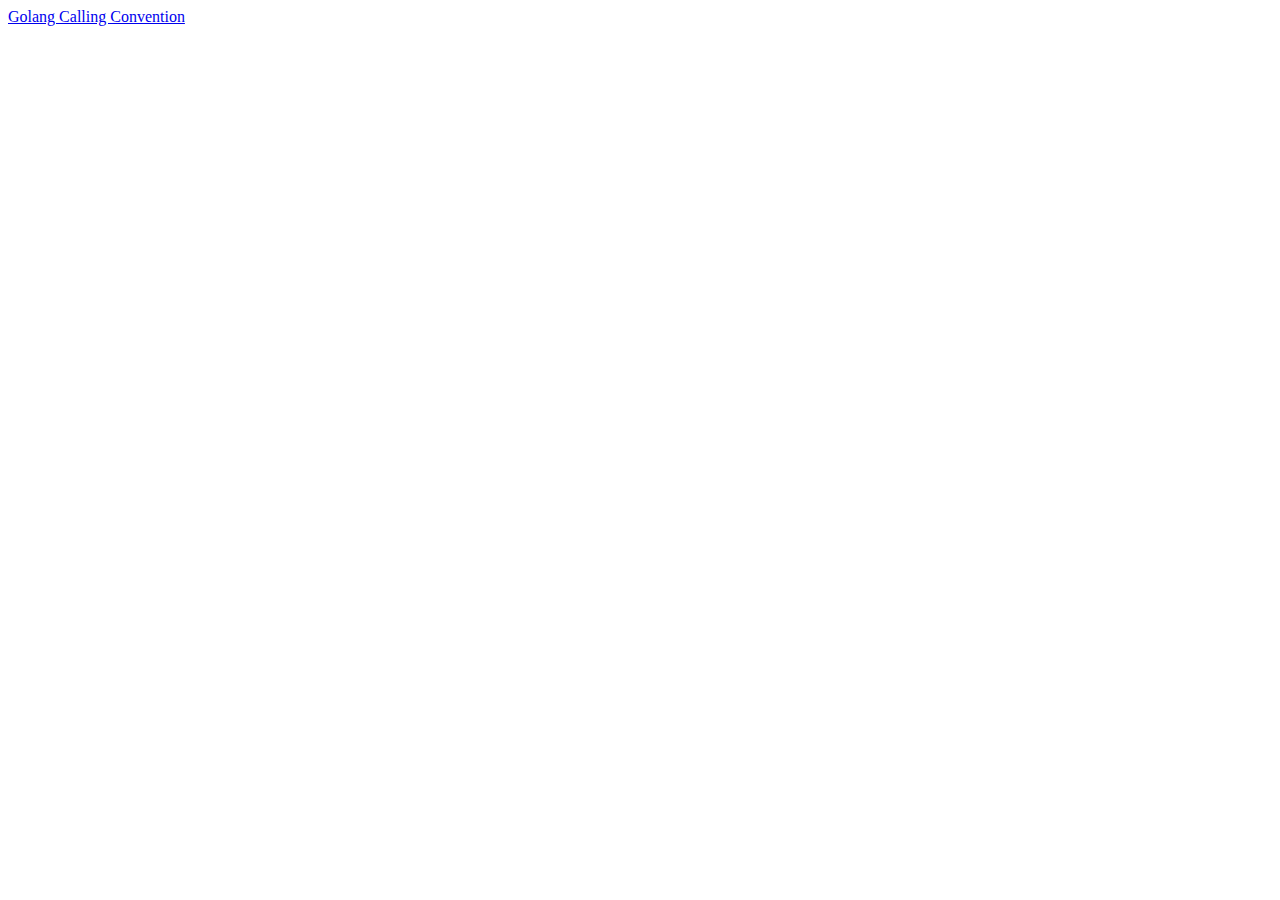
<file: index.html>
<!DOCTYPE html>
<html>

<head>
  <script>
    (function(i, s, o, g, r, a, m) {
      i['GoogleAnalyticsObject'] = r;
      i[r] = i[r] || function() {
        (i[r].q = i[r].q || []).push(arguments)
      }, i[r].l = 1 * new Date();
      a = s.createElement(o),
        m = s.getElementsByTagName(o)[0];
      a.async = 1;
      a.src = g;
      m.parentNode.insertBefore(a, m)
    })(window, document, 'script', 'https://www.google-analytics.com/analytics.js', 'ga');

    ga('create', 'UA-105565168-1', 'auto');
    ga('send', 'pageview');
  </script>
  <script>
    ! function(f, b, e, v, n, t, s) {
      if (f.fbq) return;
      n = f.fbq = function() {
        n.callMethod ?
          n.callMethod.apply(n, arguments) : n.queue.push(arguments)
      };
      if (!f._fbq) f._fbq = n;
      n.push = n;
      n.loaded = !0;
      n.version = '2.0';
      n.queue = [];
      t = b.createElement(e);
      t.async = !0;
      t.src = v;
      s = b.getElementsByTagName(e)[0];
      s.parentNode.insertBefore(t, s)
    }(window, document, 'script',
      'https://connect.facebook.net/en_US/fbevents.js');
    fbq('init', '1146287885503111');
    fbq('track', 'PageView');
  </script>
</head>

<body>
  <a href="blog/golang-calling-convention.html">Golang Calling Convention</a>
</body>
</file>
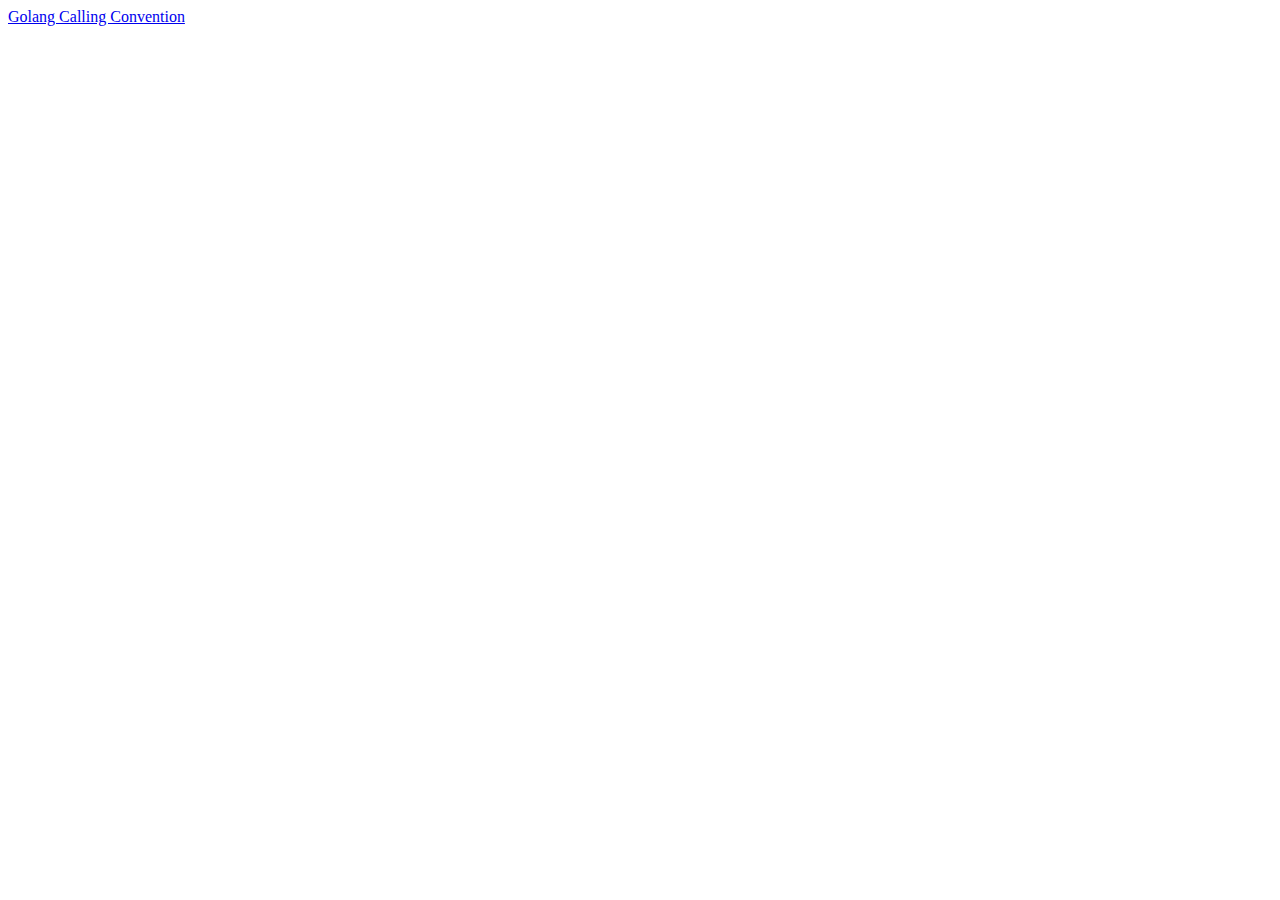
<file: blog/index.html>
<!DOCTYPE html>
<html>

<head>
  <script>
    (function(i, s, o, g, r, a, m) {
      i['GoogleAnalyticsObject'] = r;
      i[r] = i[r] || function() {
        (i[r].q = i[r].q || []).push(arguments)
      }, i[r].l = 1 * new Date();
      a = s.createElement(o),
        m = s.getElementsByTagName(o)[0];
      a.async = 1;
      a.src = g;
      m.parentNode.insertBefore(a, m)
    })(window, document, 'script', 'https://www.google-analytics.com/analytics.js', 'ga');

    ga('create', 'UA-105565168-1', 'auto');
    ga('send', 'pageview');
  </script>
  <script>
    ! function(f, b, e, v, n, t, s) {
      if (f.fbq) return;
      n = f.fbq = function() {
        n.callMethod ?
          n.callMethod.apply(n, arguments) : n.queue.push(arguments)
      };
      if (!f._fbq) f._fbq = n;
      n.push = n;
      n.loaded = !0;
      n.version = '2.0';
      n.queue = [];
      t = b.createElement(e);
      t.async = !0;
      t.src = v;
      s = b.getElementsByTagName(e)[0];
      s.parentNode.insertBefore(t, s)
    }(window, document, 'script',
      'https://connect.facebook.net/en_US/fbevents.js');
    fbq('init', '1146287885503111');
    fbq('track', 'PageView');
  </script>
</head>

<body>
  <a href="golang-calling-convention.html">Golang Calling Convention</a>
</body>
</file>
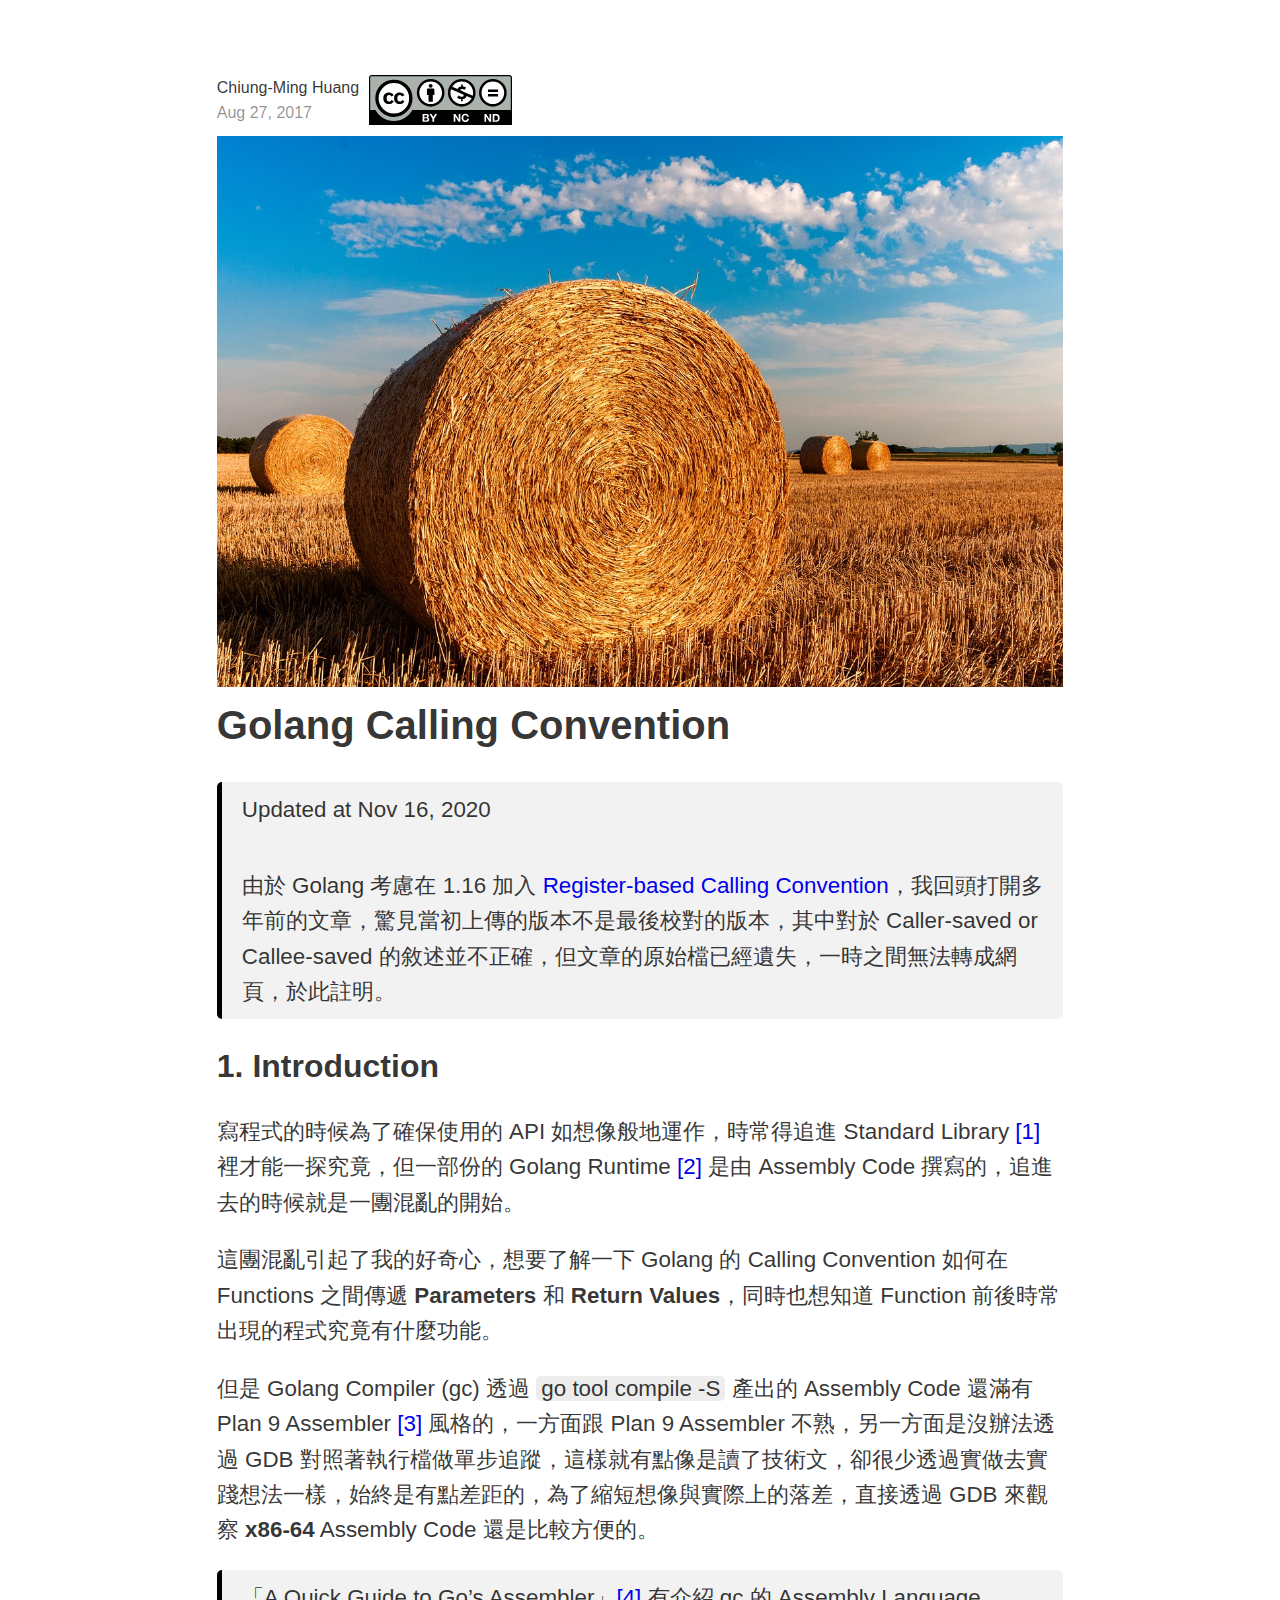
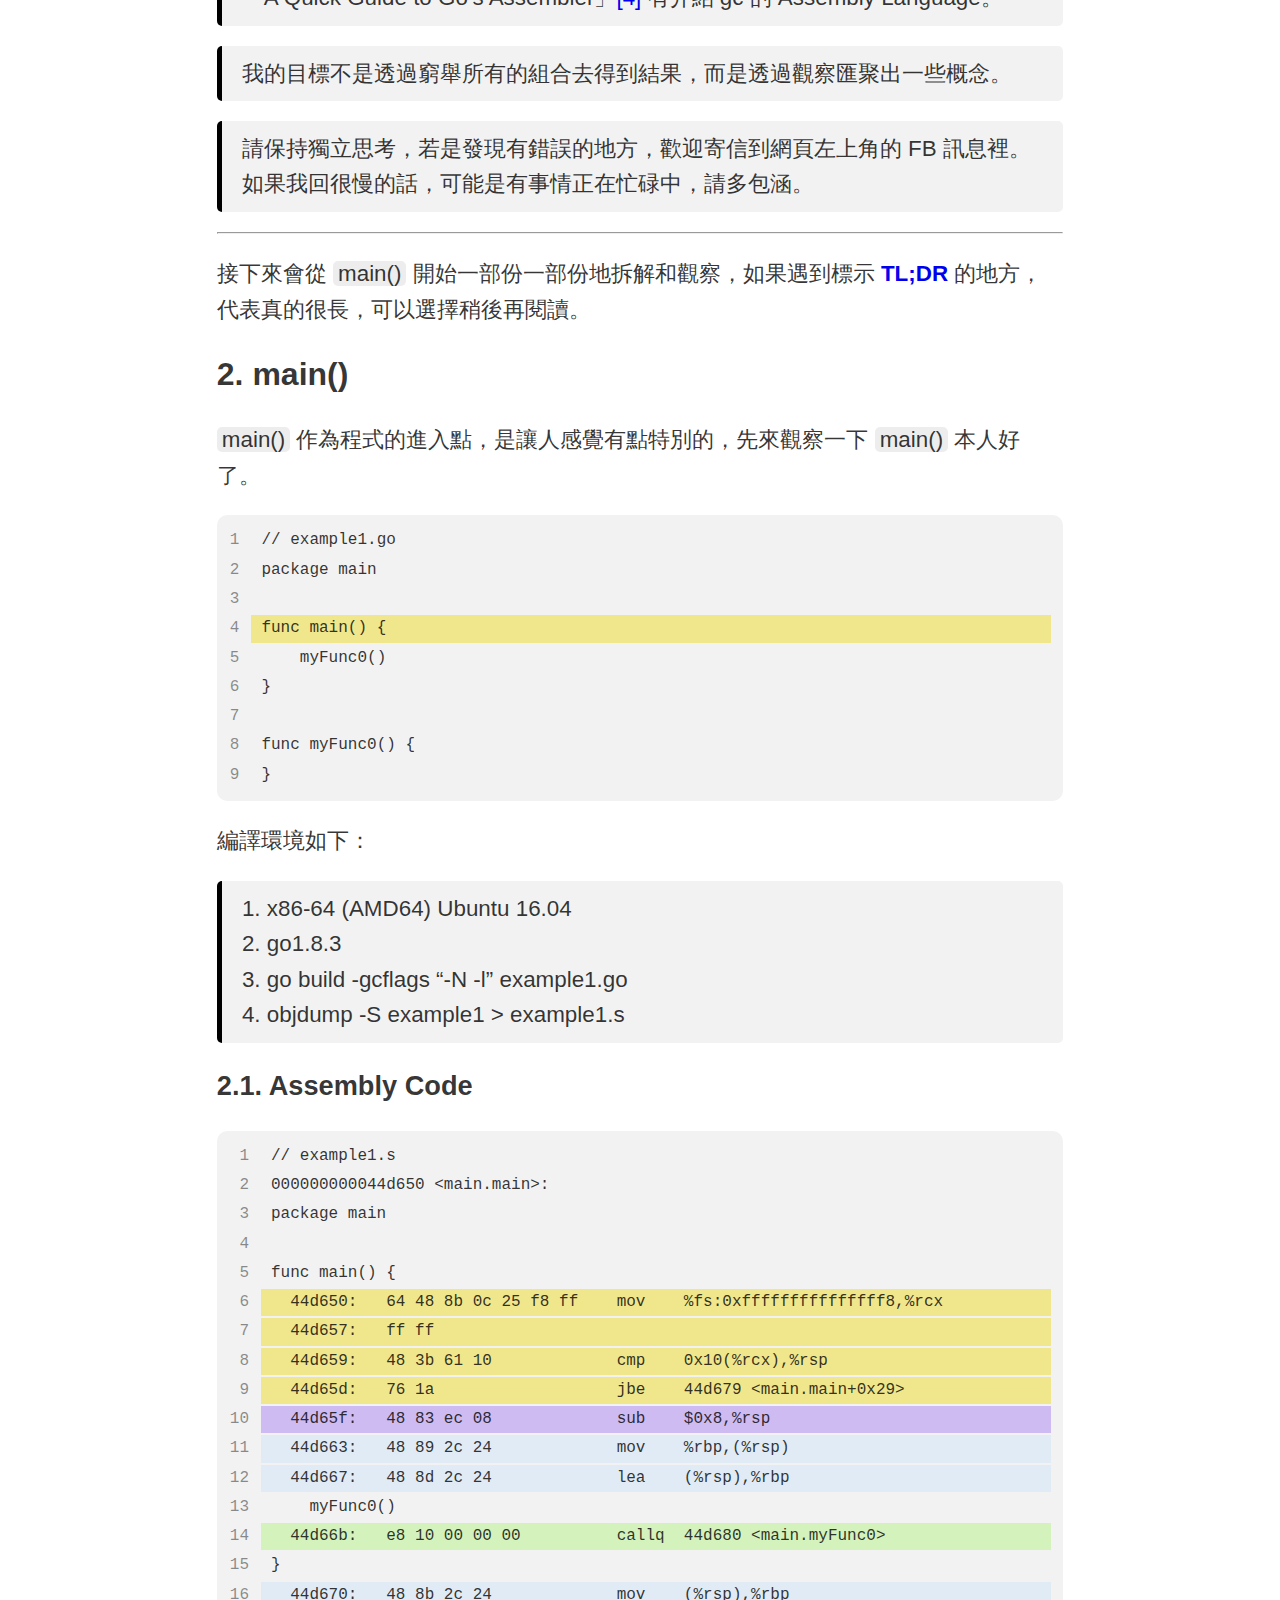
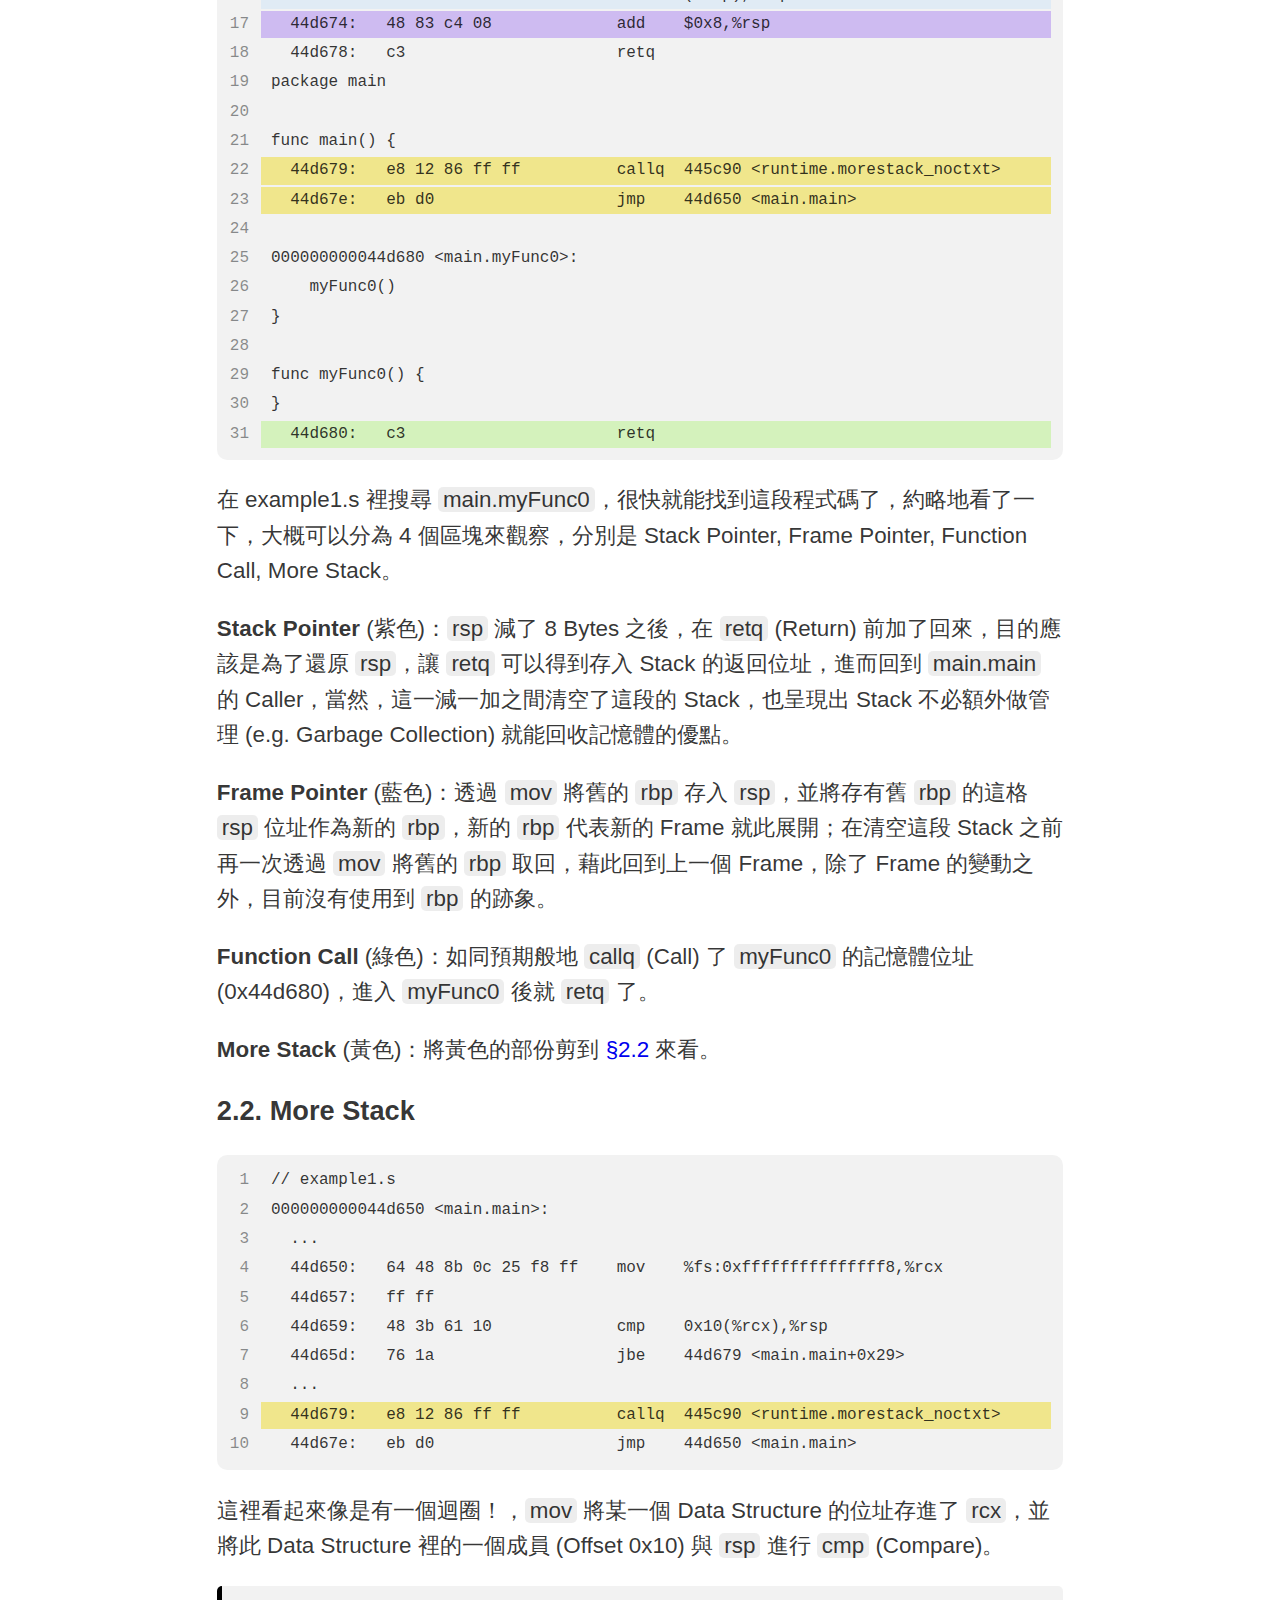
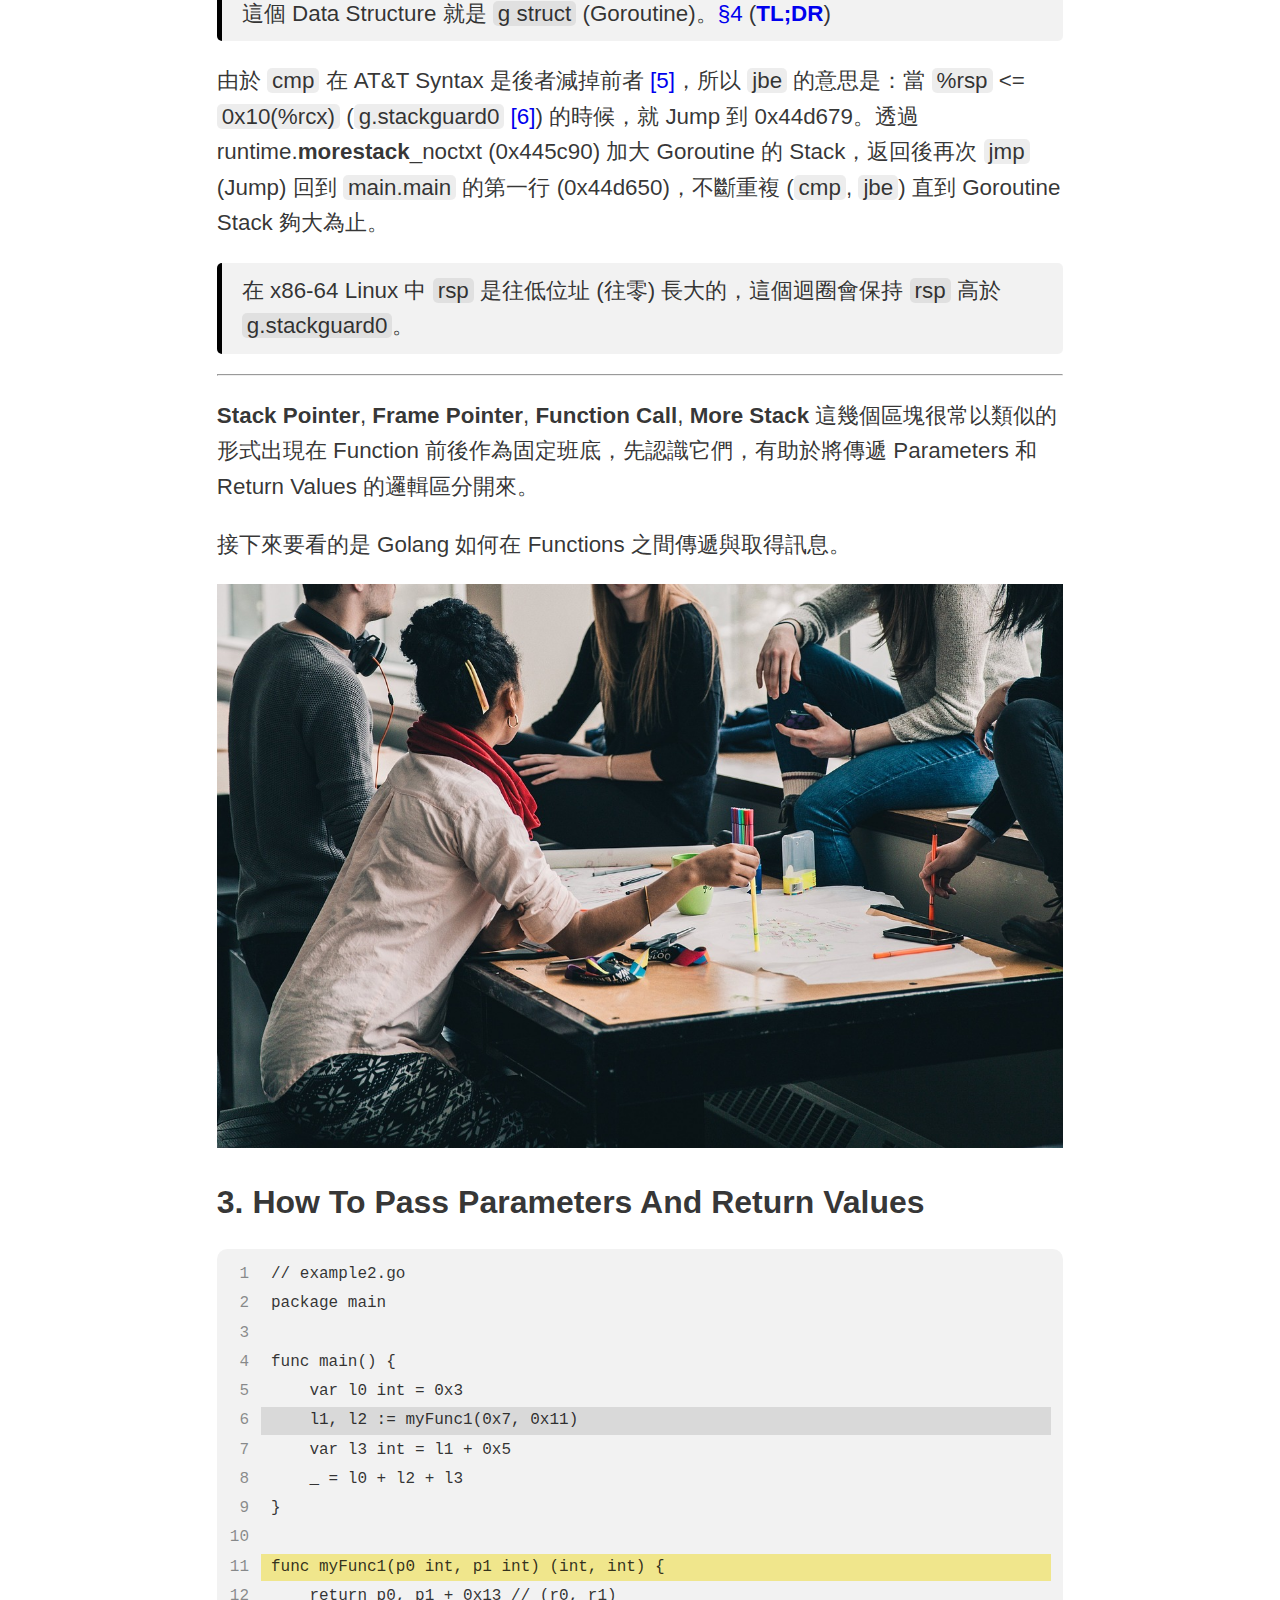
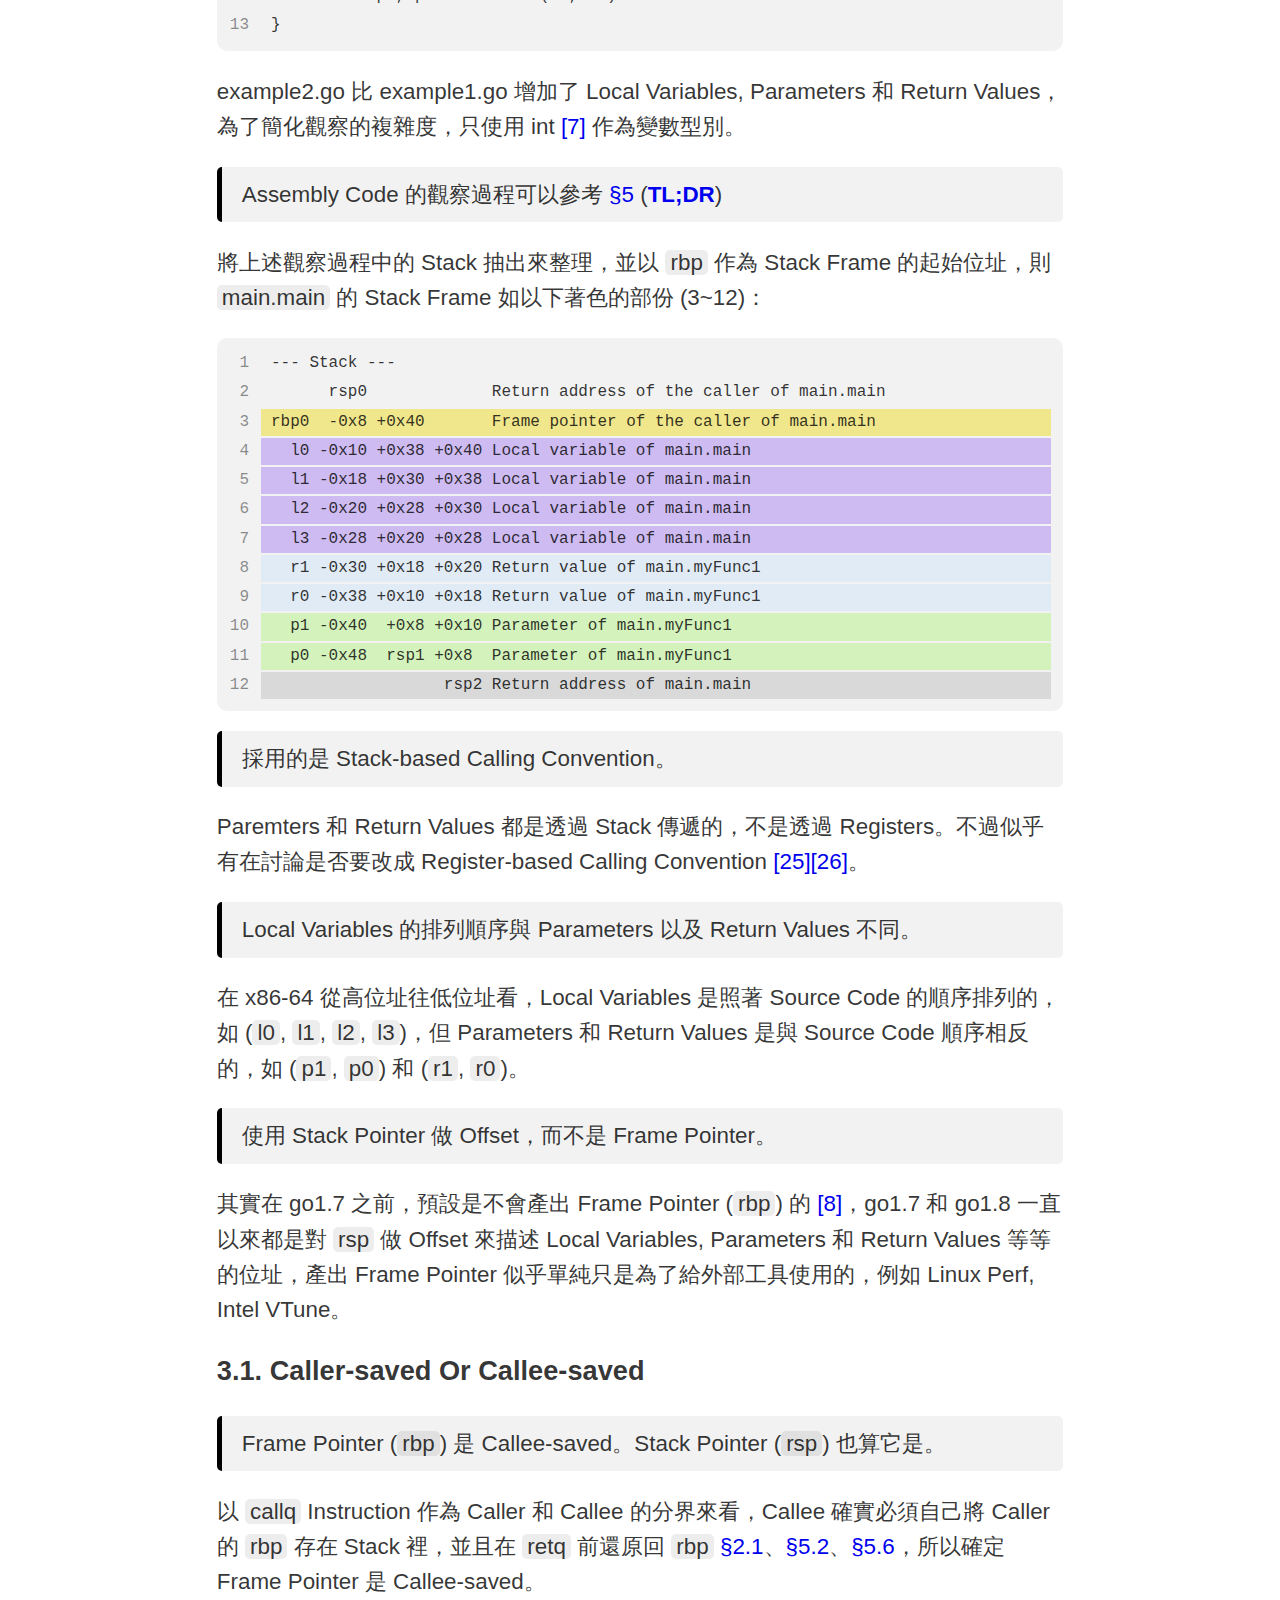
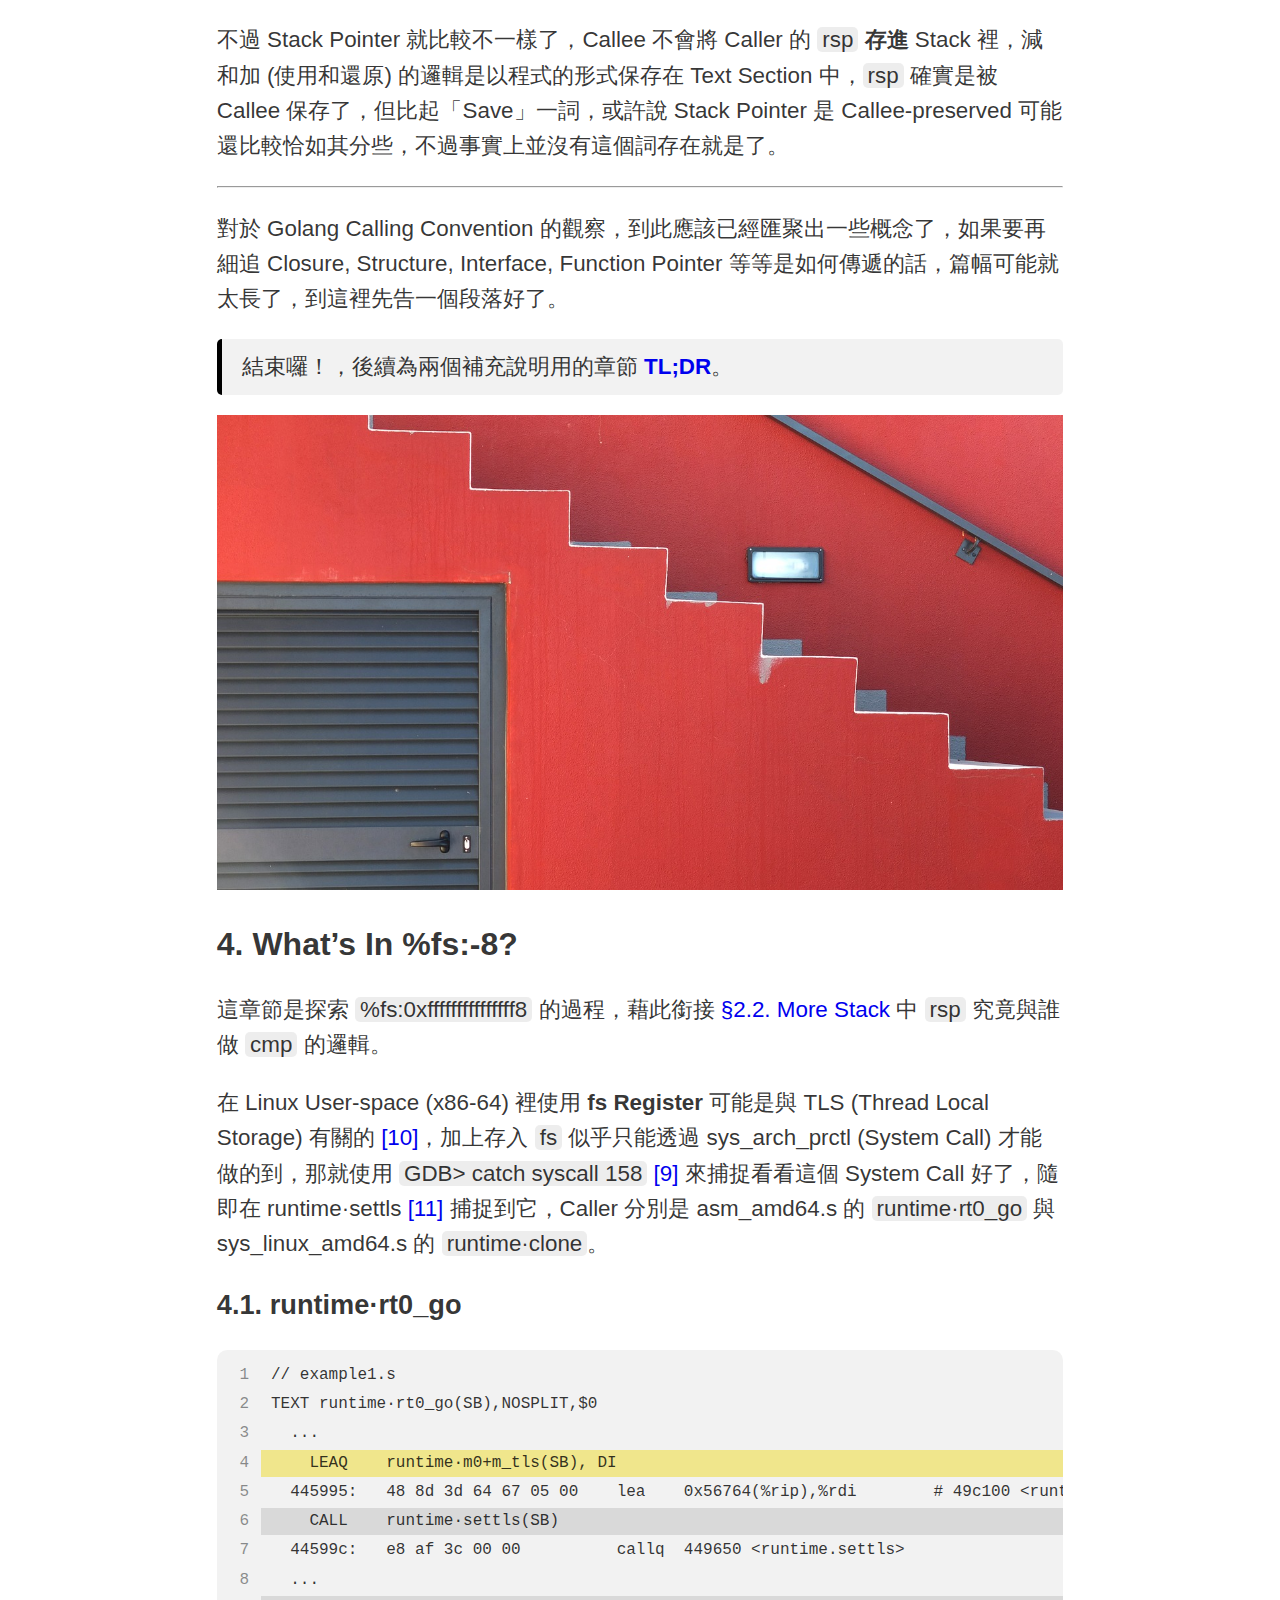
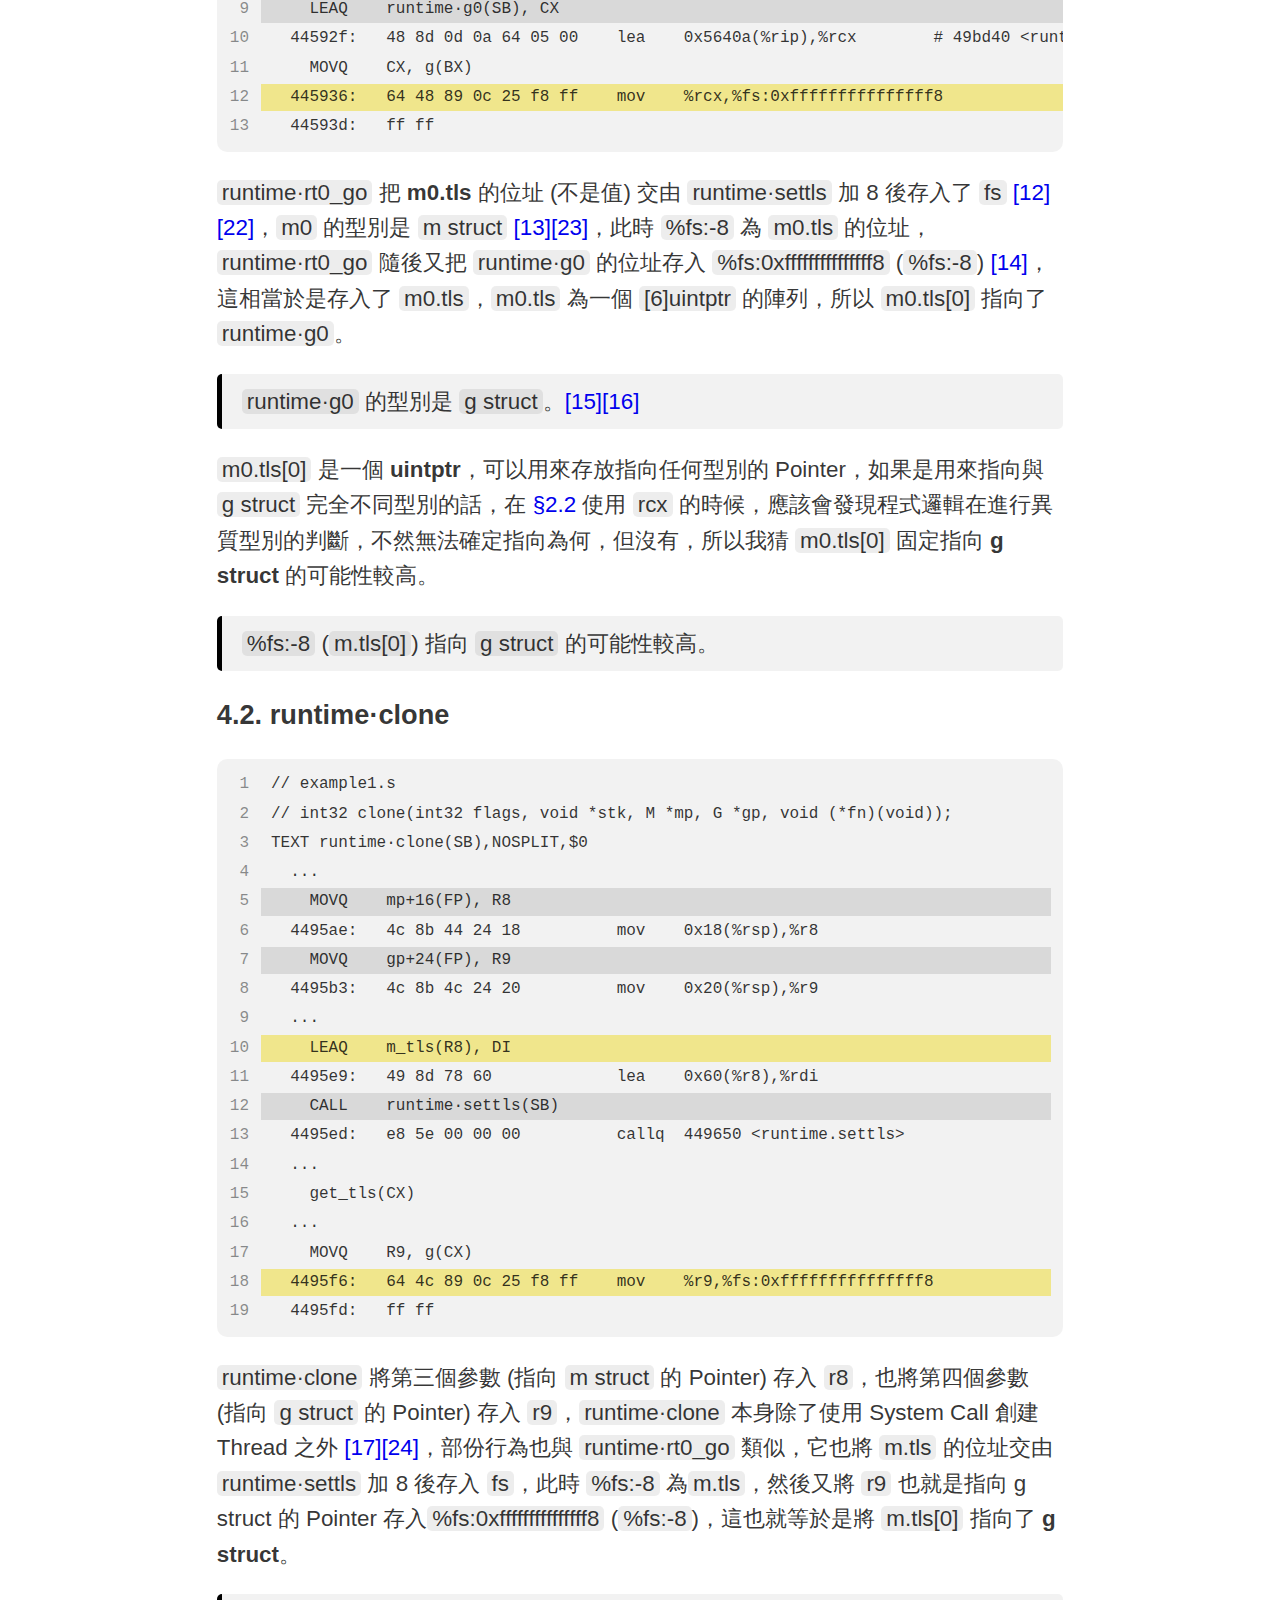
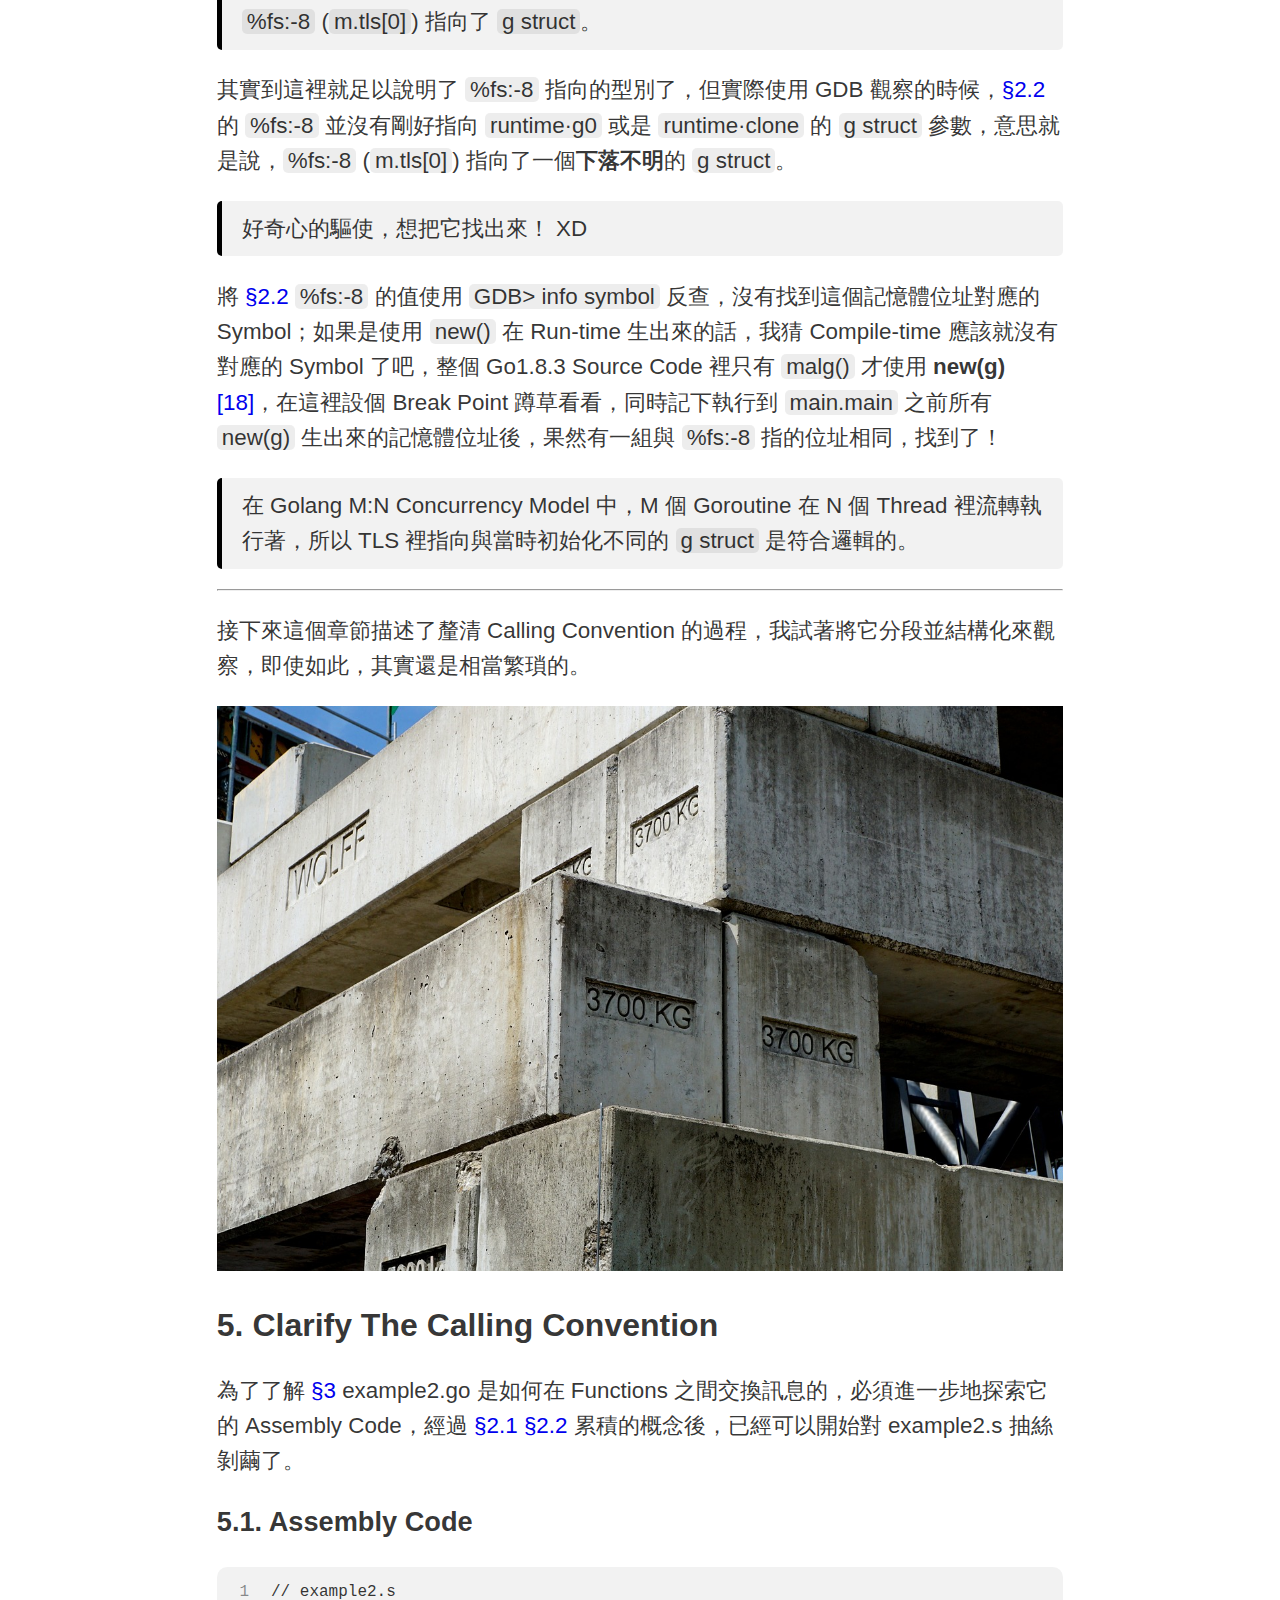
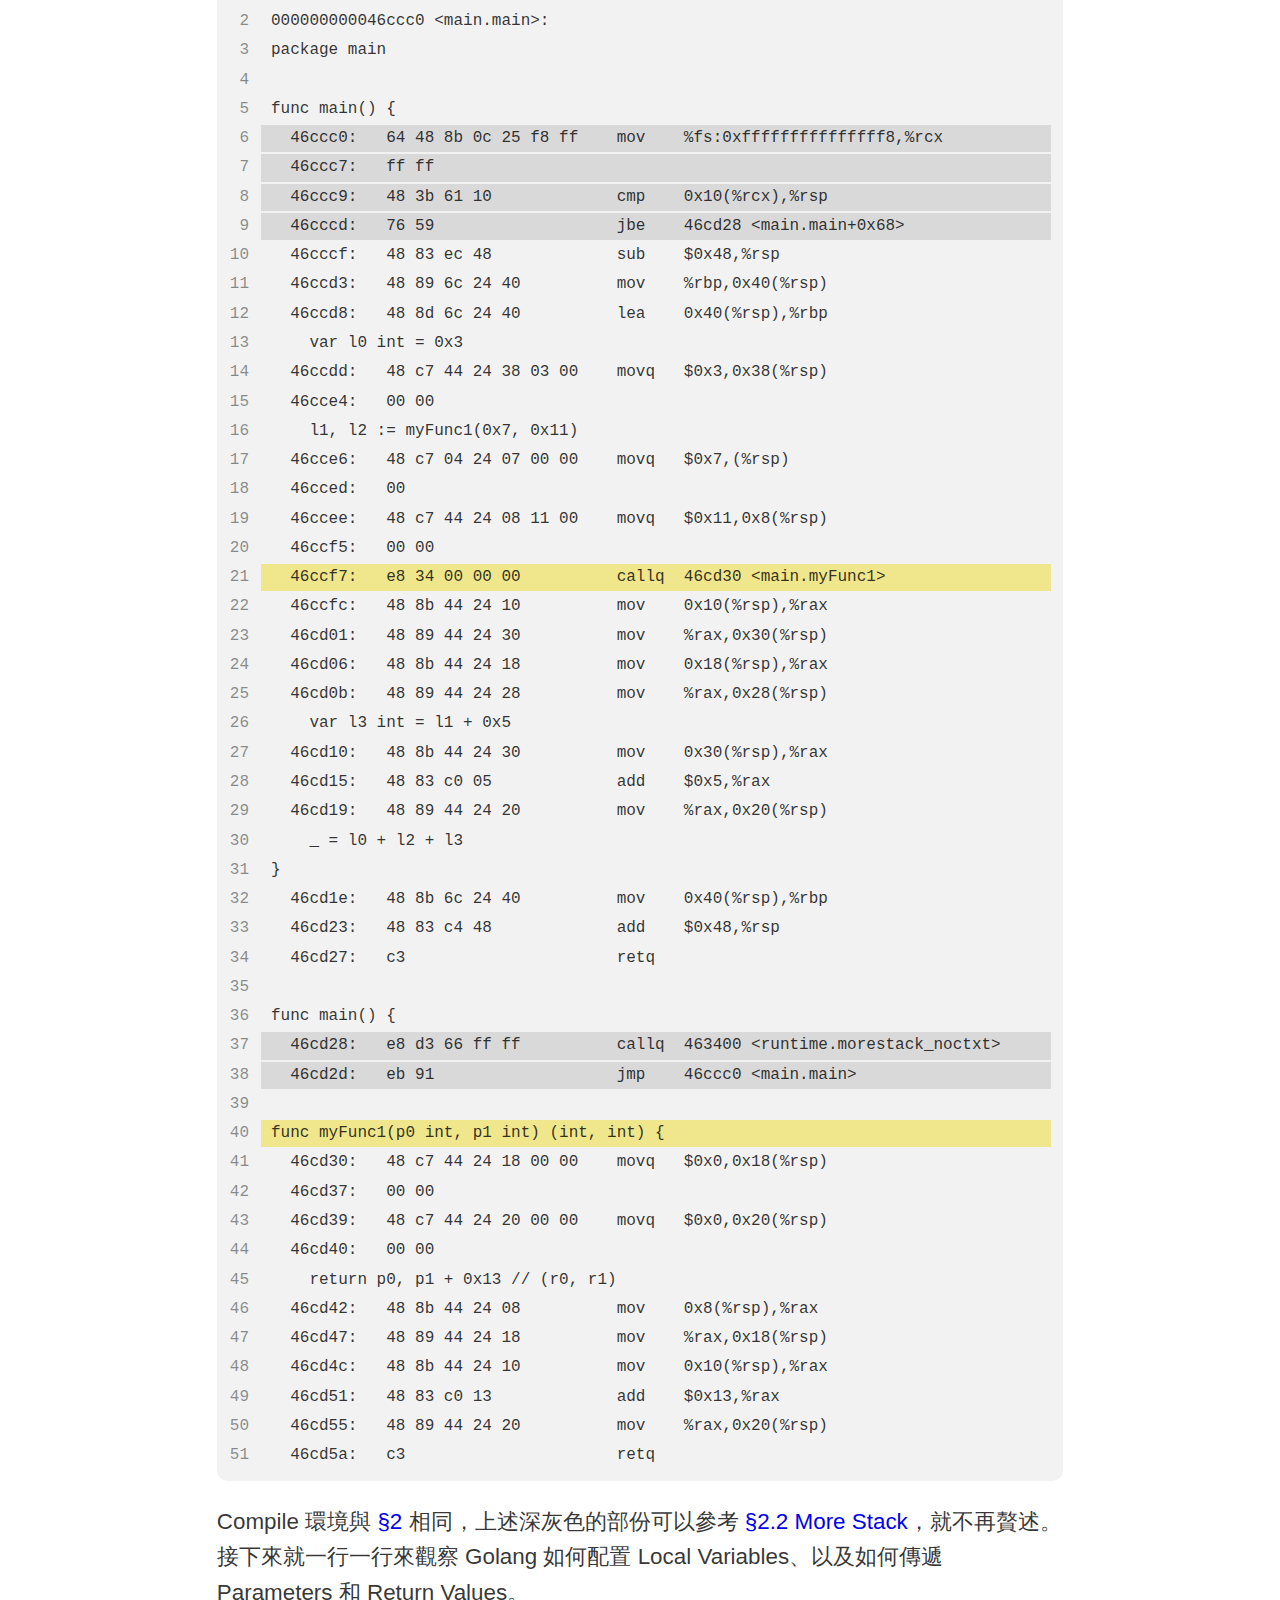
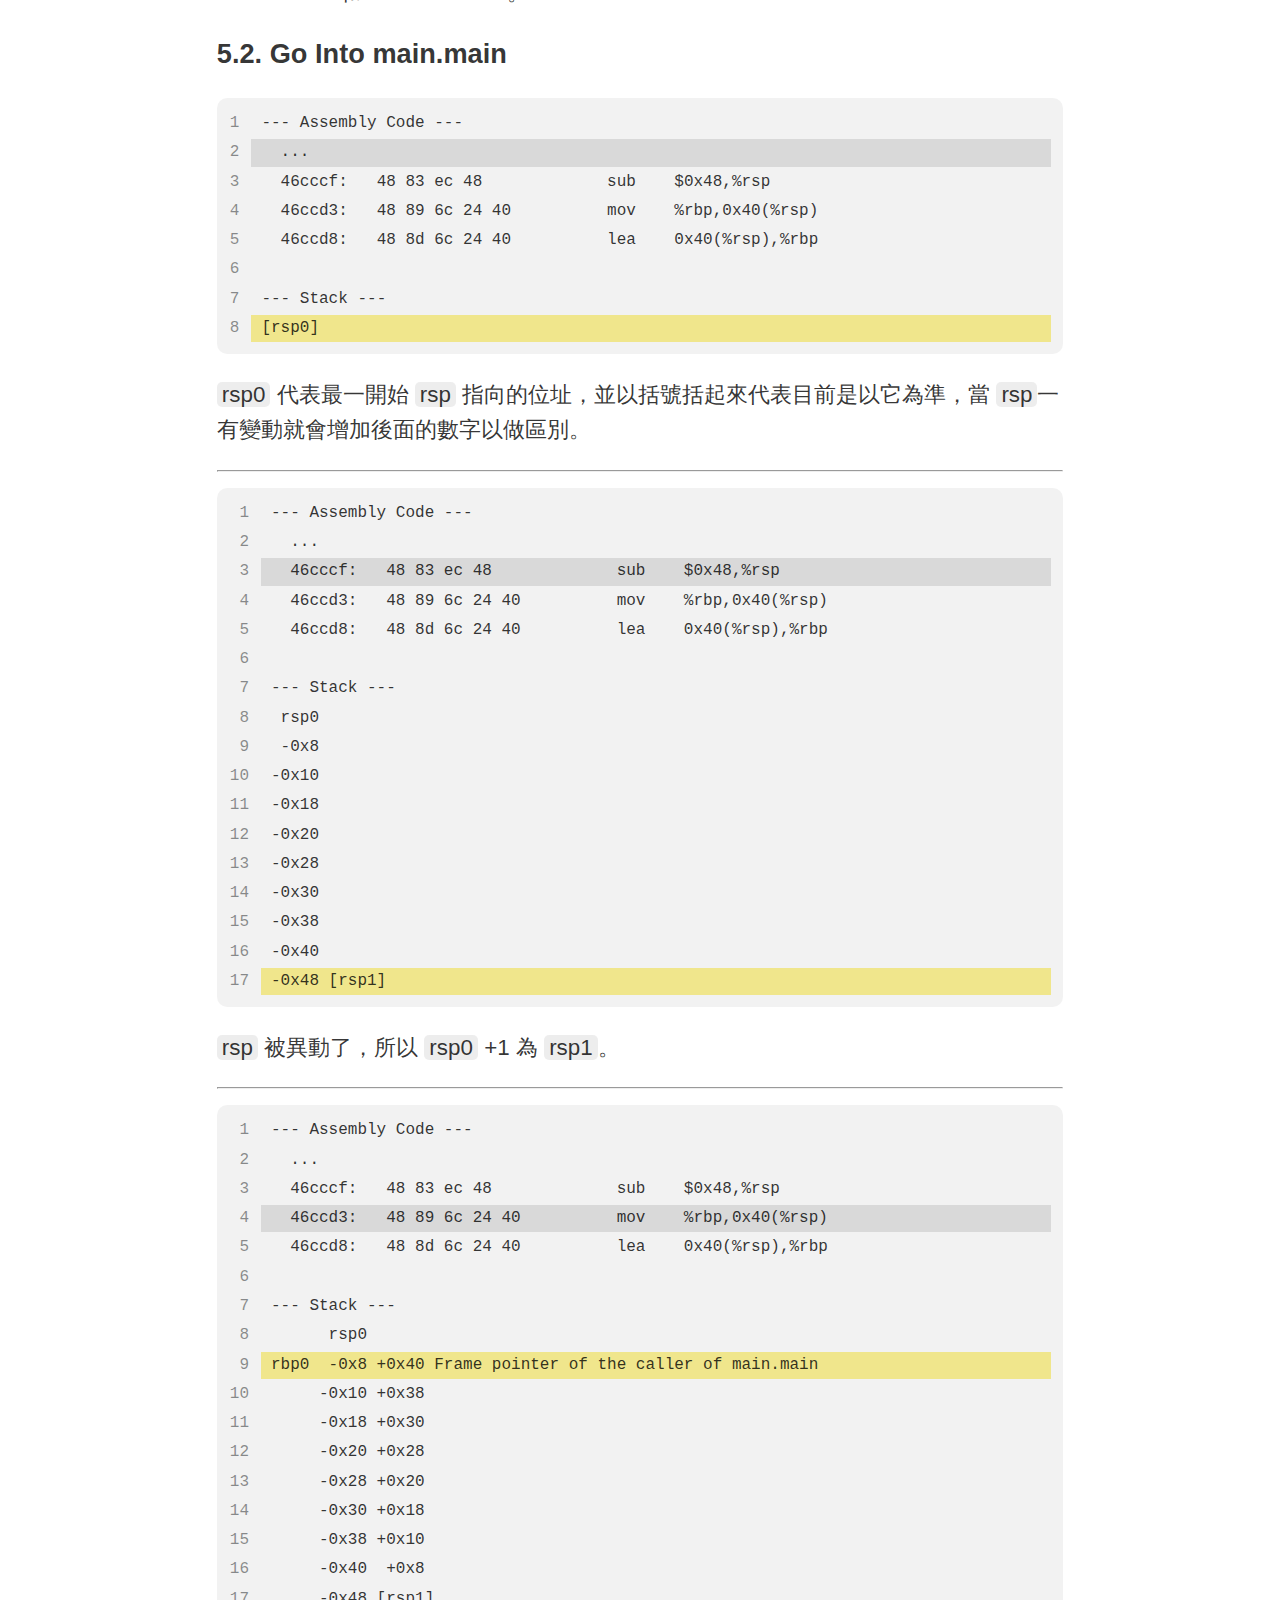
<file: blog/golang-calling-convention.html>
<!DOCTYPE html>
<html>

<head>
  <title>Golang Calling Convention - particle.cafe</title>
  <link href="../css/normalize_GFyY.css" rel="stylesheet">
  <link href="../css/article_eWgo.css" rel="stylesheet">
  <script src="../js/toolkits_yIGF.js"></script>
  <script src="../js/article_ByZX.js"></script>
  <meta name="viewport" content="width=device-width, initial-scale=1.0">
  <meta property="og:locale" content="zh_TW" />
  <meta property="og:type" content="article" />
  <meta property="og:url" content="https://particle.cafe/blog/golang-calling-convention.html" />
  <meta property="og:title" content="Golang Calling Convention" />
  <meta property="og:description" content="How To Pass Parameters And Return Values?" />
  <meta property="og:image" content="https://particle.cafe/image/straw-bales_29sY.jpg" />
  <script type="application/ld+json">
    {
      "@context": "http://schema.org",
      "@type": "TechArticle",
      "headline": "Golang Calling Convention",
      "author": {
        "@type": "Person",
        "name": "Chiung-Ming Huang"
      },
      "datePublished": "2017-08-27+08:00",
      "image": "https://particle.cafe/image/straw-bales_29sY.jpg"
    }
  </script>
  <script>
    (function(i, s, o, g, r, a, m) {
      i['GoogleAnalyticsObject'] = r;
      i[r] = i[r] || function() {
        (i[r].q = i[r].q || []).push(arguments)
      }, i[r].l = 1 * new Date();
      a = s.createElement(o),
        m = s.getElementsByTagName(o)[0];
      a.async = 1;
      a.src = g;
      m.parentNode.insertBefore(a, m)
    })(window, document, 'script', 'https://www.google-analytics.com/analytics.js', 'ga');

    ga('create', 'UA-105565168-1', 'auto');
    ga('send', 'pageview');
  </script>
  <script>
    ! function(f, b, e, v, n, t, s) {
      if (f.fbq) return;
      n = f.fbq = function() {
        n.callMethod ?
          n.callMethod.apply(n, arguments) : n.queue.push(arguments)
      };
      if (!f._fbq) f._fbq = n;
      n.push = n;
      n.loaded = !0;
      n.version = '2.0';
      n.queue = [];
      t = b.createElement(e);
      t.async = !0;
      t.src = v;
      s = b.getElementsByTagName(e)[0];
      s.parentNode.insertBefore(t, s)
    }(window, document, 'script',
      'https://connect.facebook.net/en_US/fbevents.js');
    fbq('init', '1146287885503111');
    fbq('track', 'PageView');
  </script>
</head>

<body>
  <div id="content">
    <article id="article"><div id="article-info">
    <div>
        <a id="author" rel="author" href="https://github.com/photon3108">Chiung-Ming Huang</a>
        <time id="publish-time">Aug 27, 2017</time>
    </div>
    <a id="license-link" href="https://creativecommons.org/licenses/by-nc-nd/4.0/deed.zh_TW">
        <div id="license-image" style="background-image: url(../image/by-nc-nd_cm4g.svg)">
        </div>
    </a>
</div>

<div>
    <img src="../image/straw-bales_29sY.jpg">
</div>
<h1 class="title">Golang Calling Convention
</h1>

<blockquote>
	<p>Updated at Nov 16, 2020</p>
	<p>由於 Golang 考慮在 1.16 加入 <a href="https://github.com/golang/go/issues/40724">Register-based Calling Convention</a>，我回頭打開多年前的文章，驚見當初上傳的版本不是最後校對的版本，其中對於 Caller-saved or Callee-saved 的敘述並不正確，但文章的原始檔已經遺失，一時之間無法轉成網頁，於此註明。</p>
</blockquote>

<h1 id="h1">1. Introduction</h1>

<p>寫程式的時候為了確保使用的 API 如想像般地運作，時常得追進 Standard Library <a href="https://golang.org/pkg/#stdlib" title="golang.org. (?/go1.8.3). Standard Library, Packages">[1]</a> 裡才能一探究竟，但一部份的 Golang Runtime <a href="https://github.com/golang/go/blob/release-branch.go1.8/src/runtime" title="github.com/golang/go. (2017-05-24/go1.8.3). runtime">[2]</a> 是由 Assembly Code 撰寫的，追進去的時候就是一團混亂的開始。</p>

<p>這團混亂引起了我的好奇心，想要了解一下 Golang 的 Calling Convention 如何在 Functions 之間傳遞 <strong>Parameters</strong> 和 <strong>Return Values</strong>，同時也想知道 Function  前後時常出現的程式究竟有什麼功能。</p>

<p>但是 Golang Compiler (gc) 透過 <code>go tool compile -S</code> 產出的 Assembly Code 還滿有 Plan 9 Assembler <a href="https://9p.io/sys/doc/asm.html" title="Rob Pike. (?). A Manual for the Plan 9 assembler.">[3]</a> 風格的，一方面跟 Plan 9 Assembler 不熟，另一方面是沒辦法透過 GDB 對照著執行檔做單步追蹤，這樣就有點像是讀了技術文，卻很少透過實做去實踐想法一樣，始終是有點差距的，為了縮短想像與實際上的落差，直接透過 GDB 來觀察 <strong>x86-64</strong> Assembly Code 還是比較方便的。</p>

<blockquote>
<p>「A Quick Guide to Go&rsquo;s Assembler」<a href="https://golang.org/doc/asm" title="golang.org. (2017-05/go1.8.3). A Quick Guide to Go's Assembler.">[4]</a> 有介紹 gc 的 Assembly Language。</p>
</blockquote>

<blockquote>
<p>我的目標不是透過窮舉所有的組合去得到結果，而是透過觀察匯聚出一些概念。</p>
</blockquote>

<blockquote>
<p>請保持獨立思考，若是發現有錯誤的地方，歡迎寄信到網頁左上角的 FB 訊息裡。如果我回很慢的話，可能是有事情正在忙碌中，請多包涵。</p>
</blockquote>

<hr />

<p>接下來會從 <code>main()</code> 開始一部份一部份地拆解和觀察，如果遇到標示 <a href="https://en.wikipedia.org/wiki/TL;DR" title="Wikipedia. (2017-08-17). TL;DR"><strong>TL;DR</strong></a> 的地方，代表真的很長，可以選擇稍後再閱讀。</p>

<h1 id="h2">2. main()</h1>

<p><code>main()</code> 作為程式的進入點，是讓人感覺有點特別的，先來觀察一下 <code>main()</code> 本人好了。</p>

<pre class="code-container"><code class="code language-go"><table><tbody>
<tr>
<td class="code-line-number">1</td>
<td class="code-text" >// example1.go</td>
</tr>
<tr>
<td class="code-line-number">2</td>
<td class="code-text" >package main</td>
</tr>
<tr>
<td class="code-line-number">3</td>
<td class="code-text" ></td>
</tr>
<tr>
<td class="code-line-number">4</td>
<td class="code-text" style="background-color:rgb(240,230,140);">func main() {</td>
</tr>
<tr>
<td class="code-line-number">5</td>
<td class="code-text" >	myFunc0()</td>
</tr>
<tr>
<td class="code-line-number">6</td>
<td class="code-text" >}</td>
</tr>
<tr>
<td class="code-line-number">7</td>
<td class="code-text" ></td>
</tr>
<tr>
<td class="code-line-number">8</td>
<td class="code-text" >func myFunc0() {</td>
</tr>
<tr>
<td class="code-line-number">9</td>
<td class="code-text" >}</td>
</tr>
</tbody></table></code></pre>

<p>編譯環境如下：</p>

<blockquote>
<ol>
<li>x86-64 (AMD64) Ubuntu 16.04</li>
<li>go1.8.3</li>
<li>go build -gcflags &ldquo;-N -l&rdquo; example1.go </li>
<li>objdump -S example1 &gt; example1.s </li>
</ol>
</blockquote>

<h2 id="h2.1">2.1. Assembly Code</h2>

<pre class="code-container"><code class="code language-asm"><table><tbody>
<tr>
<td class="code-line-number"> 1</td>
<td class="code-text" >// example1.s</td>
</tr>
<tr>
<td class="code-line-number"> 2</td>
<td class="code-text" >000000000044d650 &lt;main.main&gt;:</td>
</tr>
<tr>
<td class="code-line-number"> 3</td>
<td class="code-text" >package main</td>
</tr>
<tr>
<td class="code-line-number"> 4</td>
<td class="code-text" ></td>
</tr>
<tr>
<td class="code-line-number"> 5</td>
<td class="code-text" >func main() {</td>
</tr>
<tr>
<td class="code-line-number"> 6</td>
<td class="code-text" style="background-color:rgb(240,230,140);">  44d650:	64 48 8b 0c 25 f8 ff 	mov    %fs:0xfffffffffffffff8,%rcx</td>
</tr>
<tr>
<td class="code-line-number"> 7</td>
<td class="code-text" style="background-color:rgb(240,230,140);">  44d657:	ff ff </td>
</tr>
<tr>
<td class="code-line-number"> 8</td>
<td class="code-text" style="background-color:rgb(240,230,140);">  44d659:	48 3b 61 10          	cmp    0x10(%rcx),%rsp</td>
</tr>
<tr>
<td class="code-line-number"> 9</td>
<td class="code-text" style="background-color:rgb(240,230,140);">  44d65d:	76 1a                	jbe    44d679 &lt;main.main+0x29&gt;</td>
</tr>
<tr>
<td class="code-line-number">10</td>
<td class="code-text" style="background-color:#cebbf1;">  44d65f:	48 83 ec 08          	sub    $0x8,%rsp</td>
</tr>
<tr>
<td class="code-line-number">11</td>
<td class="code-text" style="background-color:#E0EBF5;">  44d663:	48 89 2c 24          	mov    %rbp,(%rsp)</td>
</tr>
<tr>
<td class="code-line-number">12</td>
<td class="code-text" style="background-color:#E0EBF5;">  44d667:	48 8d 2c 24          	lea    (%rsp),%rbp</td>
</tr>
<tr>
<td class="code-line-number">13</td>
<td class="code-text" >	myFunc0()</td>
</tr>
<tr>
<td class="code-line-number">14</td>
<td class="code-text" style="background-color:#d4f2bc;">  44d66b:	e8 10 00 00 00       	callq  44d680 &lt;main.myFunc0&gt;</td>
</tr>
<tr>
<td class="code-line-number">15</td>
<td class="code-text" >}</td>
</tr>
<tr>
<td class="code-line-number">16</td>
<td class="code-text" style="background-color:#E0EBF5;">  44d670:	48 8b 2c 24          	mov    (%rsp),%rbp</td>
</tr>
<tr>
<td class="code-line-number">17</td>
<td class="code-text" style="background-color:#cebbf1;">  44d674:	48 83 c4 08          	add    $0x8,%rsp</td>
</tr>
<tr>
<td class="code-line-number">18</td>
<td class="code-text" >  44d678:	c3                   	retq   </td>
</tr>
<tr>
<td class="code-line-number">19</td>
<td class="code-text" >package main</td>
</tr>
<tr>
<td class="code-line-number">20</td>
<td class="code-text" ></td>
</tr>
<tr>
<td class="code-line-number">21</td>
<td class="code-text" >func main() {</td>
</tr>
<tr>
<td class="code-line-number">22</td>
<td class="code-text" style="background-color:rgb(240,230,140);">  44d679:	e8 12 86 ff ff       	callq  445c90 &lt;runtime.morestack_noctxt&gt;</td>
</tr>
<tr>
<td class="code-line-number">23</td>
<td class="code-text" style="background-color:rgb(240,230,140);">  44d67e:	eb d0                	jmp    44d650 &lt;main.main&gt;</td>
</tr>
<tr>
<td class="code-line-number">24</td>
<td class="code-text" ></td>
</tr>
<tr>
<td class="code-line-number">25</td>
<td class="code-text" >000000000044d680 &lt;main.myFunc0&gt;:</td>
</tr>
<tr>
<td class="code-line-number">26</td>
<td class="code-text" >	myFunc0()</td>
</tr>
<tr>
<td class="code-line-number">27</td>
<td class="code-text" >}</td>
</tr>
<tr>
<td class="code-line-number">28</td>
<td class="code-text" ></td>
</tr>
<tr>
<td class="code-line-number">29</td>
<td class="code-text" >func myFunc0() {</td>
</tr>
<tr>
<td class="code-line-number">30</td>
<td class="code-text" >}</td>
</tr>
<tr>
<td class="code-line-number">31</td>
<td class="code-text" style="background-color:#d4f2bc;">  44d680:	c3                   	retq   </td>
</tr>
</tbody></table></code></pre>

<p>在 example1.s 裡搜尋 <code>main.myFunc0</code>，很快就能找到這段程式碼了，約略地看了一下，大概可以分為 4 個區塊來觀察，分別是 Stack Pointer, Frame Pointer, Function Call, More Stack。</p>

<p><strong>Stack Pointer</strong> (紫色)：<code>rsp</code> 減了 8 Bytes 之後，在 <code>retq</code> (Return) 前加了回來，目的應該是為了還原 <code>rsp</code>，讓 <code>retq</code> 可以得到存入 Stack 的返回位址，進而回到 <code>main.main</code> 的 Caller，當然，這一減一加之間清空了這段的 Stack，也呈現出 Stack 不必額外做管理 (e.g. Garbage Collection) 就能回收記憶體的優點。</p>

<p><strong>Frame Pointer</strong> (藍色)：透過 <code>mov</code> 將舊的 <code>rbp</code> 存入 <code>rsp</code>，並將存有舊 <code>rbp</code> 的這格 <code>rsp</code> 位址作為新的 <code>rbp</code>，新的 <code>rbp</code> 代表新的 Frame 就此展開；在清空這段 Stack 之前再一次透過 <code>mov</code> 將舊的 <code>rbp</code> 取回，藉此回到上一個 Frame，除了 Frame 的變動之外，目前沒有使用到 <code>rbp</code> 的跡象。</p>

<p><strong>Function Call</strong> (綠色)：如同預期般地 <code>callq</code> (Call) 了 <code>myFunc0</code> 的記憶體位址 (0x44d680)，進入 <code>myFunc0</code> 後就 <code>retq</code> 了。</p>

<p><strong>More Stack</strong> (黃色)：將黃色的部份剪到 <a href="#h2.2">§2.2</a> 來看。</p>

<h2 id="h2.2">2.2. More Stack</h2>

<pre class="code-container"><code class="code language-asm"><table><tbody>
<tr>
<td class="code-line-number"> 1</td>
<td class="code-text" >// example1.s</td>
</tr>
<tr>
<td class="code-line-number"> 2</td>
<td class="code-text" >000000000044d650 &lt;main.main&gt;:</td>
</tr>
<tr>
<td class="code-line-number"> 3</td>
<td class="code-text" >  ...</td>
</tr>
<tr>
<td class="code-line-number"> 4</td>
<td class="code-text" >  44d650:	64 48 8b 0c 25 f8 ff 	mov    %fs:0xfffffffffffffff8,%rcx</td>
</tr>
<tr>
<td class="code-line-number"> 5</td>
<td class="code-text" >  44d657:	ff ff </td>
</tr>
<tr>
<td class="code-line-number"> 6</td>
<td class="code-text" >  44d659:	48 3b 61 10          	cmp    0x10(%rcx),%rsp</td>
</tr>
<tr>
<td class="code-line-number"> 7</td>
<td class="code-text" >  44d65d:	76 1a                	jbe    44d679 &lt;main.main+0x29&gt;</td>
</tr>
<tr>
<td class="code-line-number"> 8</td>
<td class="code-text" >  ...</td>
</tr>
<tr>
<td class="code-line-number"> 9</td>
<td class="code-text" style="background-color:rgb(240,230,140);">  44d679:	e8 12 86 ff ff       	callq  445c90 &lt;runtime.morestack_noctxt&gt;</td>
</tr>
<tr>
<td class="code-line-number">10</td>
<td class="code-text" >  44d67e:	eb d0                	jmp    44d650 &lt;main.main&gt;</td>
</tr>
</tbody></table></code></pre>

<p>這裡看起來像是有一個迴圈！，<code>mov</code> 將某一個 Data Structure 的位址存進了 <code>rcx</code>，並將此 Data Structure 裡的一個成員 (Offset 0x10) 與 <code>rsp</code> 進行 <code>cmp</code> (Compare)。</p>

<blockquote>
<p>這個 Data Structure 就是 <code>g struct</code> (Goroutine)。<a href="#h4">§4</a> (<a href="https://en.wikipedia.org/wiki/TL;DR" title="Wikipedia. (2017-08-17). TL;DR"><strong>TL;DR</strong></a>)</p>
</blockquote>

<p>由於 <code>cmp</code> 在 AT&amp;T Syntax 是後者減掉前者 <a href="https://stackoverflow.com/a/14878627/2397020" title="nrz. (2013-02-14). What does 0x4 from cmp 0x4(%esi),%ebx assembly instruction mean?">[5]</a>，所以 <code>jbe</code> 的意思是：當  <code>%rsp</code> &lt;= <code>0x10(%rcx)</code> (<code>g.stackguard0</code> <a href="https://github.com/golang/go/blob/release-branch.go1.8/src/runtime/runtime2.go#L341" title="github.com/golang/go. (2017-01-05/go1.8.3). g struct, runtime2.go">[6]</a>) 的時候，就 Jump 到 0x44d679。透過 runtime.<strong>morestack</strong>_noctxt (0x445c90) 加大 Goroutine 的 Stack，返回後再次 <code>jmp</code> (Jump) 回到 <code>main.main</code> 的第一行 (0x44d650)，不斷重複 (<code>cmp</code>, <code>jbe</code>) 直到 Goroutine Stack 夠大為止。</p>

<blockquote>
<p>在 x86-64 Linux 中 <code>rsp</code> 是往低位址 (往零) 長大的，這個迴圈會保持 <code>rsp</code> 高於 <code>g.stackguard0</code>。</p>
</blockquote>

<hr />

<p><strong>Stack Pointer</strong>, <strong>Frame Pointer</strong>, <strong>Function Call</strong>, <strong>More Stack</strong> 這幾個區塊很常以類似的形式出現在 Function 前後作為固定班底，先認識它們，有助於將傳遞 Parameters 和 Return Values 的邏輯區分開來。</p>

<p>接下來要看的是 Golang 如何在 Functions 之間傳遞與取得訊息。</p>

<div>
    <img src="../image/pass-messages_udGl.jpg">
</div>

<h1 id="h3">3. How To Pass Parameters And Return Values</h1>

<pre class="code-container"><code class="code language-go"><table><tbody>
<tr>
<td class="code-line-number"> 1</td>
<td class="code-text" >// example2.go</td>
</tr>
<tr>
<td class="code-line-number"> 2</td>
<td class="code-text" >package main</td>
</tr>
<tr>
<td class="code-line-number"> 3</td>
<td class="code-text" ></td>
</tr>
<tr>
<td class="code-line-number"> 4</td>
<td class="code-text" >func main() {</td>
</tr>
<tr>
<td class="code-line-number"> 5</td>
<td class="code-text" >	var l0 int = 0x3</td>
</tr>
<tr>
<td class="code-line-number"> 6</td>
<td class="code-text" style="background-color:rgba(0,0,0,0.1);">	l1, l2 := myFunc1(0x7, 0x11)</td>
</tr>
<tr>
<td class="code-line-number"> 7</td>
<td class="code-text" >	var l3 int = l1 + 0x5</td>
</tr>
<tr>
<td class="code-line-number"> 8</td>
<td class="code-text" >	_ = l0 + l2 + l3</td>
</tr>
<tr>
<td class="code-line-number"> 9</td>
<td class="code-text" >}</td>
</tr>
<tr>
<td class="code-line-number">10</td>
<td class="code-text" ></td>
</tr>
<tr>
<td class="code-line-number">11</td>
<td class="code-text" style="background-color:rgb(240,230,140);">func myFunc1(p0 int, p1 int) (int, int) {</td>
</tr>
<tr>
<td class="code-line-number">12</td>
<td class="code-text" >	return p0, p1 + 0x13 // (r0, r1)</td>
</tr>
<tr>
<td class="code-line-number">13</td>
<td class="code-text" >}</td>
</tr>
</tbody></table></code></pre>

<p>example2.go 比 example1.go 增加了 Local Variables, Parameters 和 Return Values，為了簡化觀察的複雜度，只使用 int <a href="https://golang.org/doc/faq#q_int_sizes" title="golang.org. (?/go1.8.3). What is the size of an int on a 64 bit machine?, Frequently Asked Questions (FAQ)">[7]</a> 作為變數型別。</p>

<blockquote>
<p>Assembly Code 的觀察過程可以參考 <a href="#h5">§5</a> (<a href="https://en.wikipedia.org/wiki/TL;DR" title="Wikipedia. (2017-08-17). TL;DR"><strong>TL;DR</strong></a>)</p>
</blockquote>

<p>將上述觀察過程中的 Stack 抽出來整理，並以 <code>rbp</code> 作為 Stack Frame 的起始位址，則 <code>main.main</code> 的 Stack Frame 如以下著色的部份 (3~12)：</p>

<pre class="code-container"><code class="code language-go"><table><tbody>
<tr>
<td class="code-line-number"> 1</td>
<td class="code-text" >--- Stack ---</td>
</tr>
<tr>
<td class="code-line-number"> 2</td>
<td class="code-text" >      rsp0             Return address of the caller of main.main</td>
</tr>
<tr>
<td class="code-line-number"> 3</td>
<td class="code-text" style="background-color:rgb(240,230,140);">rbp0  -0x8 +0x40       Frame pointer of the caller of main.main</td>
</tr>
<tr>
<td class="code-line-number"> 4</td>
<td class="code-text" style="background-color:#cebbf1;">  l0 -0x10 +0x38 +0x40 Local variable of main.main</td>
</tr>
<tr>
<td class="code-line-number"> 5</td>
<td class="code-text" style="background-color:#cebbf1;">  l1 -0x18 +0x30 +0x38 Local variable of main.main</td>
</tr>
<tr>
<td class="code-line-number"> 6</td>
<td class="code-text" style="background-color:#cebbf1;">  l2 -0x20 +0x28 +0x30 Local variable of main.main</td>
</tr>
<tr>
<td class="code-line-number"> 7</td>
<td class="code-text" style="background-color:#cebbf1;">  l3 -0x28 +0x20 +0x28 Local variable of main.main</td>
</tr>
<tr>
<td class="code-line-number"> 8</td>
<td class="code-text" style="background-color:#E0EBF5;">  r1 -0x30 +0x18 +0x20 Return value of main.myFunc1</td>
</tr>
<tr>
<td class="code-line-number"> 9</td>
<td class="code-text" style="background-color:#E0EBF5;">  r0 -0x38 +0x10 +0x18 Return value of main.myFunc1</td>
</tr>
<tr>
<td class="code-line-number">10</td>
<td class="code-text" style="background-color:#d4f2bc;">  p1 -0x40  +0x8 +0x10 Parameter of main.myFunc1</td>
</tr>
<tr>
<td class="code-line-number">11</td>
<td class="code-text" style="background-color:#d4f2bc;">  p0 -0x48  rsp1 +0x8  Parameter of main.myFunc1</td>
</tr>
<tr>
<td class="code-line-number">12</td>
<td class="code-text" style="background-color:rgba(0,0,0,0.1);">                  rsp2 Return address of main.main</td>
</tr>
</tbody></table></code></pre>

<blockquote>
<p>採用的是 Stack-based Calling Convention。</p>
</blockquote>

<p>Paremters 和 Return Values 都是透過 Stack 傳遞的，不是透過 Registers。不過似乎有在討論是否要改成 Register-based Calling Convention <a href="https://github.com/golang/go/issues/18597" title="dr2chase. (2017-01-11). proposal: cmd/compile: define register-based calling conventio">[25]</a><a href="https://gist.github.com/dr2chase/5a1107998024c76de22e122ed836562d" title="David Chase. (2017-01-10). Proposal: Passing Go arguments and results in registers">[26]</a>。</p>

<blockquote>
<p>Local Variables 的排列順序與 Parameters 以及 Return Values 不同。</p>
</blockquote>

<p>在 x86-64 從高位址往低位址看，Local Variables 是照著 Source Code 的順序排列的，如 (<code>l0</code>, <code>l1</code>, <code>l2</code>, <code>l3</code>)，但 Parameters 和 Return Values 是與 Source Code 順序相反的，如 (<code>p1</code>, <code>p0</code>) 和 (<code>r1</code>, <code>r0</code>)。</p>

<blockquote>
<p>使用 Stack Pointer 做 Offset，而不是 Frame Pointer。</p>
</blockquote>

<p>其實在 go1.7 之前，預設是不會產出 Frame Pointer (<code>rbp</code>) 的 <a href="https://github.com/golang/go/issues/15840" title="Russ Cox. (2016-05-26). build: enable frame pointers by default">[8]</a>，go1.7 和 go1.8 一直以來都是對 <code>rsp</code> 做 Offset 來描述 Local Variables, Parameters 和 Return Values 等等的位址，產出 Frame Pointer 似乎單純只是為了給外部工具使用的，例如 Linux Perf, Intel VTune。</p>

<h2 id="h3.1">3.1. Caller-saved Or Callee-saved</h2>

<blockquote>
<p>Frame Pointer (<code>rbp</code>) 是 Callee-saved。Stack Pointer (<code>rsp</code>) 也算它是。</p>
</blockquote>

<p>以 <code>callq</code> Instruction 作為 Caller 和 Callee 的分界來看，Callee 確實必須自己將 Caller 的 <code>rbp</code> 存在 Stack 裡，並且在 <code>retq</code> 前還原回 <code>rbp</code> <a href="#h2.1">§2.1</a>、<a href="#h5.2">§5.2</a>、<a href="#h5.6">§5.6</a>，所以確定 Frame Pointer 是 Callee-saved。</p>

<p>不過 Stack Pointer 就比較不一樣了，Callee 不會將 Caller 的 <code>rsp</code> <strong>存進</strong> Stack 裡，減和加 (使用和還原) 的邏輯是以程式的形式保存在 Text Section 中，<code>rsp</code> 確實是被 Callee 保存了，但比起「Save」一詞，或許說 Stack Pointer 是 Callee-preserved 可能還比較恰如其分些，不過事實上並沒有這個詞存在就是了。</p>

<hr />

<p>對於 Golang Calling Convention 的觀察，到此應該已經匯聚出一些概念了，如果要再細追 Closure, Structure, Interface, Function Pointer 等等是如何傳遞的話，篇幅可能就太長了，到這裡先告一個段落好了。</p>

<blockquote>
<p>結束囉！，後續為兩個補充說明用的章節 <a href="https://en.wikipedia.org/wiki/TL;DR" title="Wikipedia. (2017-08-17). TL;DR"><strong>TL;DR</strong></a>。</p>
</blockquote>

<div>
    <img src="../image/red-steps_5nIE.jpg">
</div>

<h1 id="h4">4. What&rsquo;s In %fs:-8?</h1>

<p>這章節是探索 <code>%fs:0xfffffffffffffff8</code> 的過程，藉此銜接 <a href="#h2.2">§2.2. More Stack</a> 中 <code>rsp</code> 究竟與誰做 <code>cmp</code> 的邏輯。</p>

<p>在 Linux User-space (x86-64) 裡使用 <strong>fs Register</strong> 可能是與 TLS  (Thread Local Storage) 有關的 <a href="http://wiki.osdev.org/Thread_Local_Storage#x86-64" title="osdev.org. (2014-11-18). x86-64, Thread Local Storage">[10]</a>，加上存入 <code>fs</code> 似乎只能透過 sys_arch_prctl (System Call) 才能做的到，那就使用 <code>GDB&gt; catch syscall 158</code> <a href="https://github.com/torvalds/linux/blob/master/arch/x86/entry/syscalls/syscall_64.tbl#L167" title="github.com/torvalds/linux. (2017-03-03). 64-bit system call numbers and entry vectors">[9]</a> 來捕捉看看這個 System Call 好了，隨即在 runtime·settls <a href="https://github.com/golang/go/blob/release-branch.go1.8/src/runtime/sys_linux_amd64.s#L507" title="github.com/golang/go. (2017-05-24/go1.8.3). runtime·settls, sys_linux_amd64.s">[11]</a> 捕捉到它，Caller 分別是 asm_amd64.s 的 <code>runtime·rt0_go</code> 與 sys_linux_amd64.s 的 <code>runtime·clone</code>。</p>

<h2 id="h4.1">4.1. runtime·rt0_go</h2>

<pre class="code-container"><code class="code language-asm"><table><tbody>
<tr>
<td class="code-line-number"> 1</td>
<td class="code-text" >// example1.s</td>
</tr>
<tr>
<td class="code-line-number"> 2</td>
<td class="code-text" >TEXT runtime·rt0_go(SB),NOSPLIT,$0</td>
</tr>
<tr>
<td class="code-line-number"> 3</td>
<td class="code-text" >  ...</td>
</tr>
<tr>
<td class="code-line-number"> 4</td>
<td class="code-text" style="background-color:rgb(240,230,140);">	LEAQ	runtime·m0+m_tls(SB), DI</td>
</tr>
<tr>
<td class="code-line-number"> 5</td>
<td class="code-text" >  445995:	48 8d 3d 64 67 05 00 	lea    0x56764(%rip),%rdi        # 49c100 &lt;runtime.m0+0x60&gt;</td>
</tr>
<tr>
<td class="code-line-number"> 6</td>
<td class="code-text" style="background-color:rgba(0,0,0,0.1);">	CALL	runtime·settls(SB)</td>
</tr>
<tr>
<td class="code-line-number"> 7</td>
<td class="code-text" >  44599c:	e8 af 3c 00 00       	callq  449650 &lt;runtime.settls&gt;</td>
</tr>
<tr>
<td class="code-line-number"> 8</td>
<td class="code-text" >  ...</td>
</tr>
<tr>
<td class="code-line-number"> 9</td>
<td class="code-text" style="background-color:rgba(0,0,0,0.1);">	LEAQ	runtime·g0(SB), CX</td>
</tr>
<tr>
<td class="code-line-number">10</td>
<td class="code-text" >  44592f:	48 8d 0d 0a 64 05 00 	lea    0x5640a(%rip),%rcx        # 49bd40 &lt;runtime.g0&gt;</td>
</tr>
<tr>
<td class="code-line-number">11</td>
<td class="code-text" >	MOVQ	CX, g(BX)</td>
</tr>
<tr>
<td class="code-line-number">12</td>
<td class="code-text" style="background-color:rgb(240,230,140);">  445936:	64 48 89 0c 25 f8 ff 	mov    %rcx,%fs:0xfffffffffffffff8</td>
</tr>
<tr>
<td class="code-line-number">13</td>
<td class="code-text" >  44593d:	ff ff </td>
</tr>
</tbody></table></code></pre>

<p><code>runtime·rt0_go</code> 把 <strong>m0.tls</strong> 的位址 (不是值) 交由 <code>runtime·settls</code> 加 8 後存入了 <code>fs</code> <a href="https://github.com/golang/go/blob/release-branch.go1.8/src/runtime/asm_amd64.s#L127" title="github.com/golang/go. (2017-01-05/go1.8.3). runtime·rt0_go, asm_amd64.s">[12]</a><a href="https://github.com/golang/go/blob/release-branch.go1.8/src/runtime/sys_linux_amd64.s#L503" title="github.com/golang/go. (2017-05-24/go1.8.3). runtime·settls, sys_linux_amd64.s">[22]</a>，<code>m0</code> 的型別是 <code>m struct</code> <a href="https://github.com/golang/go/blob/release-branch.go1.8/src/runtime/proc.go#L79" title="github.com/golang/go. (2017-01-10/go1.8.3). proc.go">[13]</a><a href="https://github.com/golang/go/blob/release-branch.go1.8/src/runtime/runtime2.go#L403" title="github.com/golang/go. (2017-01-05/go1.8.3). m struct, runtime2.go">[23]</a>，此時 <code>%fs:-8</code> 為 <code>m0.tls</code> 的位址，<code>runtime·rt0_go</code> 隨後又把 <code>runtime·g0</code> 的位址存入 <code>%fs:0xfffffffffffffff8</code> (<code>%fs:-8</code>) <a href="https://github.com/golang/go/blob/release-branch.go1.8/src/runtime/asm_amd64.s#L141" title="github.com/golang/go. (2017-01-05/go1.8.3). runtime·rt0_go, asm_amd64.s">[14]</a>，這相當於是存入了 <code>m0.tls</code>，<code>m0.tls</code> 為一個 <code>[6]uintptr</code> 的陣列，所以 <code>m0.tls[0]</code> 指向了 <code>runtime·g0</code>。</p>

<blockquote>
<p><code>runtime·g0</code> 的型別是 <code>g struct</code>。<a href="https://github.com/golang/go/blob/release-branch.go1.8/src/runtime/proc.go#L80" title="github.com/golang/go. (2017-01-10/go1.8.3). proc.go">[15]</a><a href="https://github.com/golang/go/blob/release-branch.go1.8/src/runtime/runtime2.go#L332" title="github.com/golang/go. (2017-01-05/go1.8.3). g struct, runtime2.go">[16]</a></p>
</blockquote>

<p><code>m0.tls[0]</code> 是一個 <strong>uintptr</strong>，可以用來存放指向任何型別的 Pointer，如果是用來指向與 <code>g struct</code> 完全不同型別的話，在 <a href="#h2.2">§2.2</a> 使用 <code>rcx</code> 的時候，應該會發現程式邏輯在進行異質型別的判斷，不然無法確定指向為何，但沒有，所以我猜 <code>m0.tls[0]</code> 固定指向 <strong>g struct</strong> 的可能性較高。</p>

<blockquote>
<p><code>%fs:-8</code> (<code>m.tls[0]</code>) 指向 <code>g struct</code> 的可能性較高。</p>
</blockquote>

<h2 id="h4.2">4.2. runtime·clone</h2>

<pre class="code-container"><code class="code language-asm"><table><tbody>
<tr>
<td class="code-line-number"> 1</td>
<td class="code-text" >// example1.s</td>
</tr>
<tr>
<td class="code-line-number"> 2</td>
<td class="code-text" >// int32 clone(int32 flags, void *stk, M *mp, G *gp, void (*fn)(void));</td>
</tr>
<tr>
<td class="code-line-number"> 3</td>
<td class="code-text" >TEXT runtime·clone(SB),NOSPLIT,$0</td>
</tr>
<tr>
<td class="code-line-number"> 4</td>
<td class="code-text" >  ...</td>
</tr>
<tr>
<td class="code-line-number"> 5</td>
<td class="code-text" style="background-color:rgba(0,0,0,0.1);">	MOVQ	mp+16(FP), R8</td>
</tr>
<tr>
<td class="code-line-number"> 6</td>
<td class="code-text" >  4495ae:	4c 8b 44 24 18       	mov    0x18(%rsp),%r8</td>
</tr>
<tr>
<td class="code-line-number"> 7</td>
<td class="code-text" style="background-color:rgba(0,0,0,0.1);">	MOVQ	gp+24(FP), R9</td>
</tr>
<tr>
<td class="code-line-number"> 8</td>
<td class="code-text" >  4495b3:	4c 8b 4c 24 20       	mov    0x20(%rsp),%r9</td>
</tr>
<tr>
<td class="code-line-number"> 9</td>
<td class="code-text" >  ...</td>
</tr>
<tr>
<td class="code-line-number">10</td>
<td class="code-text" style="background-color:rgb(240,230,140);">	LEAQ	m_tls(R8), DI</td>
</tr>
<tr>
<td class="code-line-number">11</td>
<td class="code-text" >  4495e9:	49 8d 78 60          	lea    0x60(%r8),%rdi</td>
</tr>
<tr>
<td class="code-line-number">12</td>
<td class="code-text" style="background-color:rgba(0,0,0,0.1);">	CALL	runtime·settls(SB)</td>
</tr>
<tr>
<td class="code-line-number">13</td>
<td class="code-text" >  4495ed:	e8 5e 00 00 00       	callq  449650 &lt;runtime.settls&gt;</td>
</tr>
<tr>
<td class="code-line-number">14</td>
<td class="code-text" >  ...</td>
</tr>
<tr>
<td class="code-line-number">15</td>
<td class="code-text" >	get_tls(CX)</td>
</tr>
<tr>
<td class="code-line-number">16</td>
<td class="code-text" >  ...</td>
</tr>
<tr>
<td class="code-line-number">17</td>
<td class="code-text" >	MOVQ	R9, g(CX)</td>
</tr>
<tr>
<td class="code-line-number">18</td>
<td class="code-text" style="background-color:rgb(240,230,140);">  4495f6:	64 4c 89 0c 25 f8 ff 	mov    %r9,%fs:0xfffffffffffffff8</td>
</tr>
<tr>
<td class="code-line-number">19</td>
<td class="code-text" >  4495fd:	ff ff </td>
</tr>
</tbody></table></code></pre>

<p><code>runtime·clone</code> 將第三個參數 (指向 <code>m struct</code> 的 Pointer) 存入 <code>r8</code>，也將第四個參數 (指向 <code>g struct</code> 的 Pointer) 存入 <code>r9</code>，<code>runtime·clone</code> 本身除了使用 System Call 創建 Thread 之外 <a href="https://github.com/golang/go/blob/release-branch.go1.8/src/runtime/sys_linux_amd64.s#L442" title="github.com/golang/go. (2017-05-24/go1.8.3). runtime·clone, sys_linux_amd64.s">[17]</a><a href="https://github.com/torvalds/linux/blob/master/arch/x86/entry/syscalls/syscall_64.tbl#L65" title="github.com/torvalds/linux. (2017-03-03). 64-bit system call numbers and entry vectors">[24]</a>，部份行為也與 <code>runtime·rt0_go</code> 類似，它也將 <code>m.tls</code> 的位址交由 <code>runtime·settls</code> 加 8 後存入 <code>fs</code>，此時 <code>%fs:-8</code> 為<code>m.tls</code>，然後又將 <code>r9</code> 也就是指向 g struct 的 Pointer 存入<code>%fs:0xfffffffffffffff8</code> (<code>%fs:-8</code>)，這也就等於是將 <code>m.tls[0]</code> 指向了 <strong>g struct</strong>。</p>

<blockquote>
<p><code>%fs:-8</code> (<code>m.tls[0]</code>) 指向了 <code>g struct</code>。</p>
</blockquote>

<p>其實到這裡就足以說明了 <code>%fs:-8</code> 指向的型別了，但實際使用 GDB 觀察的時候，<a href="#h2.2">§2.2</a> 的 <code>%fs:-8</code> 並沒有剛好指向 <code>runtime·g0</code> 或是 <code>runtime·clone</code> 的 <code>g struct</code> 參數，意思就是說，<code>%fs:-8</code> (<code>m.tls[0]</code>) 指向了一個<strong>下落不明</strong>的 <code>g struct</code>。</p>

<blockquote>
<p>好奇心的驅使，想把它找出來！ XD</p>
</blockquote>

<p>將 <a href="#h2.2">§2.2</a> <code>%fs:-8</code> 的值使用 <code>GDB&gt; info symbol</code> 反查，沒有找到這個記憶體位址對應的 Symbol；如果是使用 <code>new()</code> 在 Run-time 生出來的話，我猜 Compile-time 應該就沒有對應的 Symbol 了吧，整個 Go1.8.3 Source Code 裡只有 <code>malg()</code> 才使用 <strong>new(g)</strong> <a href="https://github.com/golang/go/blob/release-branch.go1.8/src/runtime/proc.go#L2821" title="github.com/golang/go. (2017-01-10/go1.8.3). malg, proc.go">[18]</a>，在這裡設個 Break Point 蹲草看看，同時記下執行到 <code>main.main</code> 之前所有 <code>new(g)</code> 生出來的記憶體位址後，果然有一組與 <code>%fs:-8</code> 指的位址相同，找到了！</p>

<blockquote>
<p>在 Golang M:N Concurrency Model 中，M 個 Goroutine 在 N 個 Thread 裡流轉執行著，所以 TLS 裡指向與當時初始化不同的 <code>g struct</code> 是符合邏輯的。</p>
</blockquote>

<hr />

<p>接下來這個章節描述了釐清 Calling Convention 的過程，我試著將它分段並結構化來觀察，即使如此，其實還是相當繁瑣的。</p>

<div>
    <img src="../image/concrete_hbGx.jpg">
</div>

<h1 id="h5">5. Clarify The Calling Convention</h1>

<p>為了了解 <a href="#h3">§3</a> example2.go 是如何在 Functions 之間交換訊息的，必須進一步地探索它的 Assembly Code，經過 <a href="#h2.1">§2.1</a> <a href="#h2.2">§2.2</a> 累積的概念後，已經可以開始對 example2.s 抽絲剝繭了。</p>

<h2 id="h5.1">5.1. Assembly Code</h2>

<pre class="code-container"><code class="code language-asm"><table><tbody>
<tr>
<td class="code-line-number"> 1</td>
<td class="code-text" >// example2.s</td>
</tr>
<tr>
<td class="code-line-number"> 2</td>
<td class="code-text" >000000000046ccc0 &lt;main.main&gt;:</td>
</tr>
<tr>
<td class="code-line-number"> 3</td>
<td class="code-text" >package main</td>
</tr>
<tr>
<td class="code-line-number"> 4</td>
<td class="code-text" ></td>
</tr>
<tr>
<td class="code-line-number"> 5</td>
<td class="code-text" >func main() {</td>
</tr>
<tr>
<td class="code-line-number"> 6</td>
<td class="code-text" style="background-color:rgba(0,0,0,0.1);">  46ccc0:	64 48 8b 0c 25 f8 ff 	mov    %fs:0xfffffffffffffff8,%rcx</td>
</tr>
<tr>
<td class="code-line-number"> 7</td>
<td class="code-text" style="background-color:rgba(0,0,0,0.1);">  46ccc7:	ff ff </td>
</tr>
<tr>
<td class="code-line-number"> 8</td>
<td class="code-text" style="background-color:rgba(0,0,0,0.1);">  46ccc9:	48 3b 61 10          	cmp    0x10(%rcx),%rsp</td>
</tr>
<tr>
<td class="code-line-number"> 9</td>
<td class="code-text" style="background-color:rgba(0,0,0,0.1);">  46cccd:	76 59                	jbe    46cd28 &lt;main.main+0x68&gt;</td>
</tr>
<tr>
<td class="code-line-number">10</td>
<td class="code-text" >  46cccf:	48 83 ec 48          	sub    $0x48,%rsp</td>
</tr>
<tr>
<td class="code-line-number">11</td>
<td class="code-text" >  46ccd3:	48 89 6c 24 40       	mov    %rbp,0x40(%rsp)</td>
</tr>
<tr>
<td class="code-line-number">12</td>
<td class="code-text" >  46ccd8:	48 8d 6c 24 40       	lea    0x40(%rsp),%rbp</td>
</tr>
<tr>
<td class="code-line-number">13</td>
<td class="code-text" >	var l0 int = 0x3</td>
</tr>
<tr>
<td class="code-line-number">14</td>
<td class="code-text" >  46ccdd:	48 c7 44 24 38 03 00 	movq   $0x3,0x38(%rsp)</td>
</tr>
<tr>
<td class="code-line-number">15</td>
<td class="code-text" >  46cce4:	00 00 </td>
</tr>
<tr>
<td class="code-line-number">16</td>
<td class="code-text" >	l1, l2 := myFunc1(0x7, 0x11)</td>
</tr>
<tr>
<td class="code-line-number">17</td>
<td class="code-text" >  46cce6:	48 c7 04 24 07 00 00 	movq   $0x7,(%rsp)</td>
</tr>
<tr>
<td class="code-line-number">18</td>
<td class="code-text" >  46cced:	00 </td>
</tr>
<tr>
<td class="code-line-number">19</td>
<td class="code-text" >  46ccee:	48 c7 44 24 08 11 00 	movq   $0x11,0x8(%rsp)</td>
</tr>
<tr>
<td class="code-line-number">20</td>
<td class="code-text" >  46ccf5:	00 00 </td>
</tr>
<tr>
<td class="code-line-number">21</td>
<td class="code-text" style="background-color:rgb(240,230,140);">  46ccf7:	e8 34 00 00 00       	callq  46cd30 &lt;main.myFunc1&gt;</td>
</tr>
<tr>
<td class="code-line-number">22</td>
<td class="code-text" >  46ccfc:	48 8b 44 24 10       	mov    0x10(%rsp),%rax</td>
</tr>
<tr>
<td class="code-line-number">23</td>
<td class="code-text" >  46cd01:	48 89 44 24 30       	mov    %rax,0x30(%rsp)</td>
</tr>
<tr>
<td class="code-line-number">24</td>
<td class="code-text" >  46cd06:	48 8b 44 24 18       	mov    0x18(%rsp),%rax</td>
</tr>
<tr>
<td class="code-line-number">25</td>
<td class="code-text" >  46cd0b:	48 89 44 24 28       	mov    %rax,0x28(%rsp)</td>
</tr>
<tr>
<td class="code-line-number">26</td>
<td class="code-text" >	var l3 int = l1 + 0x5</td>
</tr>
<tr>
<td class="code-line-number">27</td>
<td class="code-text" >  46cd10:	48 8b 44 24 30       	mov    0x30(%rsp),%rax</td>
</tr>
<tr>
<td class="code-line-number">28</td>
<td class="code-text" >  46cd15:	48 83 c0 05          	add    $0x5,%rax</td>
</tr>
<tr>
<td class="code-line-number">29</td>
<td class="code-text" >  46cd19:	48 89 44 24 20       	mov    %rax,0x20(%rsp)</td>
</tr>
<tr>
<td class="code-line-number">30</td>
<td class="code-text" >	_ = l0 + l2 + l3</td>
</tr>
<tr>
<td class="code-line-number">31</td>
<td class="code-text" >}</td>
</tr>
<tr>
<td class="code-line-number">32</td>
<td class="code-text" >  46cd1e:	48 8b 6c 24 40       	mov    0x40(%rsp),%rbp</td>
</tr>
<tr>
<td class="code-line-number">33</td>
<td class="code-text" >  46cd23:	48 83 c4 48          	add    $0x48,%rsp</td>
</tr>
<tr>
<td class="code-line-number">34</td>
<td class="code-text" >  46cd27:	c3                   	retq   </td>
</tr>
<tr>
<td class="code-line-number">35</td>
<td class="code-text" ></td>
</tr>
<tr>
<td class="code-line-number">36</td>
<td class="code-text" >func main() {</td>
</tr>
<tr>
<td class="code-line-number">37</td>
<td class="code-text" style="background-color:rgba(0,0,0,0.1);">  46cd28:	e8 d3 66 ff ff       	callq  463400 &lt;runtime.morestack_noctxt&gt;</td>
</tr>
<tr>
<td class="code-line-number">38</td>
<td class="code-text" style="background-color:rgba(0,0,0,0.1);">  46cd2d:	eb 91                	jmp    46ccc0 &lt;main.main&gt;</td>
</tr>
<tr>
<td class="code-line-number">39</td>
<td class="code-text" ></td>
</tr>
<tr>
<td class="code-line-number">40</td>
<td class="code-text" style="background-color:rgb(240,230,140);">func myFunc1(p0 int, p1 int) (int, int) {</td>
</tr>
<tr>
<td class="code-line-number">41</td>
<td class="code-text" >  46cd30:	48 c7 44 24 18 00 00 	movq   $0x0,0x18(%rsp)</td>
</tr>
<tr>
<td class="code-line-number">42</td>
<td class="code-text" >  46cd37:	00 00 </td>
</tr>
<tr>
<td class="code-line-number">43</td>
<td class="code-text" >  46cd39:	48 c7 44 24 20 00 00 	movq   $0x0,0x20(%rsp)</td>
</tr>
<tr>
<td class="code-line-number">44</td>
<td class="code-text" >  46cd40:	00 00 </td>
</tr>
<tr>
<td class="code-line-number">45</td>
<td class="code-text" >	return p0, p1 + 0x13 // (r0, r1)</td>
</tr>
<tr>
<td class="code-line-number">46</td>
<td class="code-text" >  46cd42:	48 8b 44 24 08       	mov    0x8(%rsp),%rax</td>
</tr>
<tr>
<td class="code-line-number">47</td>
<td class="code-text" >  46cd47:	48 89 44 24 18       	mov    %rax,0x18(%rsp)</td>
</tr>
<tr>
<td class="code-line-number">48</td>
<td class="code-text" >  46cd4c:	48 8b 44 24 10       	mov    0x10(%rsp),%rax</td>
</tr>
<tr>
<td class="code-line-number">49</td>
<td class="code-text" >  46cd51:	48 83 c0 13          	add    $0x13,%rax</td>
</tr>
<tr>
<td class="code-line-number">50</td>
<td class="code-text" >  46cd55:	48 89 44 24 20       	mov    %rax,0x20(%rsp)</td>
</tr>
<tr>
<td class="code-line-number">51</td>
<td class="code-text" >  46cd5a:	c3                   	retq   </td>
</tr>
</tbody></table></code></pre>

<p>Compile 環境與 <a href="#h2">§2</a> 相同，上述深灰色的部份可以參考 <a href="#h2.2">§2.2 More Stack</a>，就不再贅述。接下來就一行一行來觀察 Golang 如何配置 Local Variables、以及如何傳遞 Parameters 和 Return Values。</p>

<h2 id="h5.2">5.2. Go Into main.main</h2>

<pre class="code-container"><code class="code language-asm"><table><tbody>
<tr>
<td class="code-line-number">1</td>
<td class="code-text" >--- Assembly Code ---</td>
</tr>
<tr>
<td class="code-line-number">2</td>
<td class="code-text" style="background-color:rgba(0,0,0,0.1);">  ...</td>
</tr>
<tr>
<td class="code-line-number">3</td>
<td class="code-text" >  46cccf:	48 83 ec 48          	sub    $0x48,%rsp</td>
</tr>
<tr>
<td class="code-line-number">4</td>
<td class="code-text" >  46ccd3:	48 89 6c 24 40       	mov    %rbp,0x40(%rsp)</td>
</tr>
<tr>
<td class="code-line-number">5</td>
<td class="code-text" >  46ccd8:	48 8d 6c 24 40       	lea    0x40(%rsp),%rbp</td>
</tr>
<tr>
<td class="code-line-number">6</td>
<td class="code-text" ></td>
</tr>
<tr>
<td class="code-line-number">7</td>
<td class="code-text" >--- Stack ---</td>
</tr>
<tr>
<td class="code-line-number">8</td>
<td class="code-text" style="background-color:rgb(240,230,140);">[rsp0]</td>
</tr>
</tbody></table></code></pre>

<p><code>rsp0</code> 代表最一開始 <code>rsp</code> 指向的位址，並以括號括起來代表目前是以它為準，當 <code>rsp</code>一有變動就會增加後面的數字以做區別。</p>

<hr />

<pre class="code-container"><code class="code language-asm"><table><tbody>
<tr>
<td class="code-line-number"> 1</td>
<td class="code-text" >--- Assembly Code ---</td>
</tr>
<tr>
<td class="code-line-number"> 2</td>
<td class="code-text" >  ...</td>
</tr>
<tr>
<td class="code-line-number"> 3</td>
<td class="code-text" style="background-color:rgba(0,0,0,0.1);">  46cccf:	48 83 ec 48          	sub    $0x48,%rsp</td>
</tr>
<tr>
<td class="code-line-number"> 4</td>
<td class="code-text" >  46ccd3:	48 89 6c 24 40       	mov    %rbp,0x40(%rsp)</td>
</tr>
<tr>
<td class="code-line-number"> 5</td>
<td class="code-text" >  46ccd8:	48 8d 6c 24 40       	lea    0x40(%rsp),%rbp</td>
</tr>
<tr>
<td class="code-line-number"> 6</td>
<td class="code-text" ></td>
</tr>
<tr>
<td class="code-line-number"> 7</td>
<td class="code-text" >--- Stack ---</td>
</tr>
<tr>
<td class="code-line-number"> 8</td>
<td class="code-text" > rsp0</td>
</tr>
<tr>
<td class="code-line-number"> 9</td>
<td class="code-text" > -0x8</td>
</tr>
<tr>
<td class="code-line-number">10</td>
<td class="code-text" >-0x10</td>
</tr>
<tr>
<td class="code-line-number">11</td>
<td class="code-text" >-0x18</td>
</tr>
<tr>
<td class="code-line-number">12</td>
<td class="code-text" >-0x20</td>
</tr>
<tr>
<td class="code-line-number">13</td>
<td class="code-text" >-0x28</td>
</tr>
<tr>
<td class="code-line-number">14</td>
<td class="code-text" >-0x30</td>
</tr>
<tr>
<td class="code-line-number">15</td>
<td class="code-text" >-0x38</td>
</tr>
<tr>
<td class="code-line-number">16</td>
<td class="code-text" >-0x40</td>
</tr>
<tr>
<td class="code-line-number">17</td>
<td class="code-text" style="background-color:rgb(240,230,140);">-0x48 [rsp1]</td>
</tr>
</tbody></table></code></pre>

<p><code>rsp</code> 被異動了，所以 <code>rsp0</code> +1 為 <code>rsp1</code>。</p>

<hr />

<pre class="code-container"><code class="code language-asm"><table><tbody>
<tr>
<td class="code-line-number"> 1</td>
<td class="code-text" >--- Assembly Code ---</td>
</tr>
<tr>
<td class="code-line-number"> 2</td>
<td class="code-text" >  ...</td>
</tr>
<tr>
<td class="code-line-number"> 3</td>
<td class="code-text" >  46cccf:	48 83 ec 48          	sub    $0x48,%rsp</td>
</tr>
<tr>
<td class="code-line-number"> 4</td>
<td class="code-text" style="background-color:rgba(0,0,0,0.1);">  46ccd3:	48 89 6c 24 40       	mov    %rbp,0x40(%rsp)</td>
</tr>
<tr>
<td class="code-line-number"> 5</td>
<td class="code-text" >  46ccd8:	48 8d 6c 24 40       	lea    0x40(%rsp),%rbp</td>
</tr>
<tr>
<td class="code-line-number"> 6</td>
<td class="code-text" ></td>
</tr>
<tr>
<td class="code-line-number"> 7</td>
<td class="code-text" >--- Stack ---</td>
</tr>
<tr>
<td class="code-line-number"> 8</td>
<td class="code-text" >      rsp0</td>
</tr>
<tr>
<td class="code-line-number"> 9</td>
<td class="code-text" style="background-color:rgb(240,230,140);">rbp0  -0x8 +0x40 Frame pointer of the caller of main.main</td>
</tr>
<tr>
<td class="code-line-number">10</td>
<td class="code-text" >     -0x10 +0x38</td>
</tr>
<tr>
<td class="code-line-number">11</td>
<td class="code-text" >     -0x18 +0x30</td>
</tr>
<tr>
<td class="code-line-number">12</td>
<td class="code-text" >     -0x20 +0x28</td>
</tr>
<tr>
<td class="code-line-number">13</td>
<td class="code-text" >     -0x28 +0x20</td>
</tr>
<tr>
<td class="code-line-number">14</td>
<td class="code-text" >     -0x30 +0x18</td>
</tr>
<tr>
<td class="code-line-number">15</td>
<td class="code-text" >     -0x38 +0x10</td>
</tr>
<tr>
<td class="code-line-number">16</td>
<td class="code-text" >     -0x40  +0x8</td>
</tr>
<tr>
<td class="code-line-number">17</td>
<td class="code-text" >     -0x48 [rsp1]</td>
</tr>
</tbody></table></code></pre>

<p>將 main.main Caller 的 <code>rbp</code> 存入 Stack。</p>

<hr />

<pre class="code-container"><code class="code language-asm"><table><tbody>
<tr>
<td class="code-line-number"> 1</td>
<td class="code-text" >--- Assembly Code ---</td>
</tr>
<tr>
<td class="code-line-number"> 2</td>
<td class="code-text" >  ...</td>
</tr>
<tr>
<td class="code-line-number"> 3</td>
<td class="code-text" >  46cccf:	48 83 ec 48          	sub    $0x48,%rsp</td>
</tr>
<tr>
<td class="code-line-number"> 4</td>
<td class="code-text" >  46ccd3:	48 89 6c 24 40       	mov    %rbp,0x40(%rsp)</td>
</tr>
<tr>
<td class="code-line-number"> 5</td>
<td class="code-text" style="background-color:rgb(240,230,140);">  46ccd8:	48 8d 6c 24 40       	lea    0x40(%rsp),%rbp</td>
</tr>
<tr>
<td class="code-line-number"> 6</td>
<td class="code-text" ></td>
</tr>
<tr>
<td class="code-line-number"> 7</td>
<td class="code-text" >--- Stack ---</td>
</tr>
<tr>
<td class="code-line-number"> 8</td>
<td class="code-text" >      rsp0</td>
</tr>
<tr>
<td class="code-line-number"> 9</td>
<td class="code-text" style="background-color:rgba(0,0,0,0.1);">rbp0  -0x8 +0x40  Frame pointer of the caller of main.main</td>
</tr>
<tr>
<td class="code-line-number">10</td>
<td class="code-text" >     -0x10 +0x38</td>
</tr>
<tr>
<td class="code-line-number">11</td>
<td class="code-text" >     -0x18 +0x30</td>
</tr>
<tr>
<td class="code-line-number">12</td>
<td class="code-text" >     -0x20 +0x28</td>
</tr>
<tr>
<td class="code-line-number">13</td>
<td class="code-text" >     -0x28 +0x20</td>
</tr>
<tr>
<td class="code-line-number">14</td>
<td class="code-text" >     -0x30 +0x18</td>
</tr>
<tr>
<td class="code-line-number">15</td>
<td class="code-text" >     -0x38 +0x10</td>
</tr>
<tr>
<td class="code-line-number">16</td>
<td class="code-text" >     -0x40  +0x8</td>
</tr>
<tr>
<td class="code-line-number">17</td>
<td class="code-text" >     -0x48 [rsp1]</td>
</tr>
</tbody></table></code></pre>

<p>將 <code>rsp1</code> + 0x40 存進 <code>rbp</code></p>

<blockquote>
<p>新的 Stack Frame 從 <code>rsp1</code> + 0x40 展開。</p>
</blockquote>

<h2 id="h5.3">5.3. Before Calling myFunc1</h2>

<pre class="code-container"><code class="code language-asm"><table><tbody>
<tr>
<td class="code-line-number"> 1</td>
<td class="code-text" >--- Assembly Code ---</td>
</tr>
<tr>
<td class="code-line-number"> 2</td>
<td class="code-text" >	var l0 int = 0x3</td>
</tr>
<tr>
<td class="code-line-number"> 3</td>
<td class="code-text" style="background-color:rgba(0,0,0,0.1);">  46ccdd:	48 c7 44 24 38 03 00 	movq   $0x3,0x38(%rsp)</td>
</tr>
<tr>
<td class="code-line-number"> 4</td>
<td class="code-text" >  46cce4:	00 00 </td>
</tr>
<tr>
<td class="code-line-number"> 5</td>
<td class="code-text" >	l1, l2 := myFunc1(0x7, 0x11)</td>
</tr>
<tr>
<td class="code-line-number"> 6</td>
<td class="code-text" >  46cce6:	48 c7 04 24 07 00 00 	movq   $0x7,(%rsp)</td>
</tr>
<tr>
<td class="code-line-number"> 7</td>
<td class="code-text" >  46cced:	00 </td>
</tr>
<tr>
<td class="code-line-number"> 8</td>
<td class="code-text" >  46ccee:	48 c7 44 24 08 11 00 	movq   $0x11,0x8(%rsp)</td>
</tr>
<tr>
<td class="code-line-number"> 9</td>
<td class="code-text" >  46ccf5:	00 00 </td>
</tr>
<tr>
<td class="code-line-number">10</td>
<td class="code-text" >  46ccf7:	e8 34 00 00 00       	callq  46cd30 &lt;main.myFunc1&gt;</td>
</tr>
<tr>
<td class="code-line-number">11</td>
<td class="code-text" >  46ccfc:	48 8b 44 24 10       	mov    0x10(%rsp),%rax</td>
</tr>
<tr>
<td class="code-line-number">12</td>
<td class="code-text" ></td>
</tr>
<tr>
<td class="code-line-number">13</td>
<td class="code-text" >--- Stack ---</td>
</tr>
<tr>
<td class="code-line-number">14</td>
<td class="code-text" >      rsp0</td>
</tr>
<tr>
<td class="code-line-number">15</td>
<td class="code-text" >rbp0  -0x8 +0x40  Frame pointer of the caller of main.main</td>
</tr>
<tr>
<td class="code-line-number">16</td>
<td class="code-text" style="background-color:rgb(240,230,140);">  l0 -0x10 +0x38  Local variable of main.main</td>
</tr>
<tr>
<td class="code-line-number">17</td>
<td class="code-text" >     -0x18 +0x30</td>
</tr>
<tr>
<td class="code-line-number">18</td>
<td class="code-text" >     -0x20 +0x28</td>
</tr>
<tr>
<td class="code-line-number">19</td>
<td class="code-text" >     -0x28 +0x20</td>
</tr>
<tr>
<td class="code-line-number">20</td>
<td class="code-text" >     -0x30 +0x18</td>
</tr>
<tr>
<td class="code-line-number">21</td>
<td class="code-text" >     -0x38 +0x10</td>
</tr>
<tr>
<td class="code-line-number">22</td>
<td class="code-text" >     -0x40  +0x8</td>
</tr>
<tr>
<td class="code-line-number">23</td>
<td class="code-text" >     -0x48 [rsp1]</td>
</tr>
</tbody></table></code></pre>

<p>example2.go 裡只有 <code>l0</code> 是 0x3。</p>

<hr />

<pre class="code-container"><code class="code language-asm"><table><tbody>
<tr>
<td class="code-line-number"> 1</td>
<td class="code-text" >--- Assembly Code ---</td>
</tr>
<tr>
<td class="code-line-number"> 2</td>
<td class="code-text" >	var l0 int = 0x3</td>
</tr>
<tr>
<td class="code-line-number"> 3</td>
<td class="code-text" >  46ccdd:	48 c7 44 24 38 03 00 	movq   $0x3,0x38(%rsp)</td>
</tr>
<tr>
<td class="code-line-number"> 4</td>
<td class="code-text" >  46cce4:	00 00 </td>
</tr>
<tr>
<td class="code-line-number"> 5</td>
<td class="code-text" >	l1, l2 := myFunc1(0x7, 0x11)</td>
</tr>
<tr>
<td class="code-line-number"> 6</td>
<td class="code-text" style="background-color:rgba(0,0,0,0.1);">  46cce6:	48 c7 04 24 07 00 00 	movq   $0x7,(%rsp)</td>
</tr>
<tr>
<td class="code-line-number"> 7</td>
<td class="code-text" >  46cced:	00 </td>
</tr>
<tr>
<td class="code-line-number"> 8</td>
<td class="code-text" >  46ccee:	48 c7 44 24 08 11 00 	movq   $0x11,0x8(%rsp)</td>
</tr>
<tr>
<td class="code-line-number"> 9</td>
<td class="code-text" >  46ccf5:	00 00 </td>
</tr>
<tr>
<td class="code-line-number">10</td>
<td class="code-text" >  46ccf7:	e8 34 00 00 00       	callq  46cd30 &lt;main.myFunc1&gt;</td>
</tr>
<tr>
<td class="code-line-number">11</td>
<td class="code-text" >  46ccfc:	48 8b 44 24 10       	mov    0x10(%rsp),%rax</td>
</tr>
<tr>
<td class="code-line-number">12</td>
<td class="code-text" ></td>
</tr>
<tr>
<td class="code-line-number">13</td>
<td class="code-text" >--- Stack ---</td>
</tr>
<tr>
<td class="code-line-number">14</td>
<td class="code-text" >      rsp0</td>
</tr>
<tr>
<td class="code-line-number">15</td>
<td class="code-text" >rbp0  -0x8 +0x40  Frame pointer of the caller of main.main</td>
</tr>
<tr>
<td class="code-line-number">16</td>
<td class="code-text" >  l0 -0x10 +0x38  Local variable of main.main</td>
</tr>
<tr>
<td class="code-line-number">17</td>
<td class="code-text" >     -0x18 +0x30</td>
</tr>
<tr>
<td class="code-line-number">18</td>
<td class="code-text" >     -0x20 +0x28</td>
</tr>
<tr>
<td class="code-line-number">19</td>
<td class="code-text" >     -0x28 +0x20</td>
</tr>
<tr>
<td class="code-line-number">20</td>
<td class="code-text" >     -0x30 +0x18</td>
</tr>
<tr>
<td class="code-line-number">21</td>
<td class="code-text" >     -0x38 +0x10</td>
</tr>
<tr>
<td class="code-line-number">22</td>
<td class="code-text" >     -0x40  +0x8</td>
</tr>
<tr>
<td class="code-line-number">23</td>
<td class="code-text" style="background-color:rgb(240,230,140);">  p0 -0x48 [rsp1] Parameter of main.myFunc1</td>
</tr>
</tbody></table></code></pre>

<p>example2.go 裡只有 <code>p0</code> 是 0x7。</p>

<hr />

<pre class="code-container"><code class="code language-asm"><table><tbody>
<tr>
<td class="code-line-number"> 1</td>
<td class="code-text" >--- Assembly Code ---</td>
</tr>
<tr>
<td class="code-line-number"> 2</td>
<td class="code-text" >	var l0 int = 0x3</td>
</tr>
<tr>
<td class="code-line-number"> 3</td>
<td class="code-text" >  46ccdd:	48 c7 44 24 38 03 00 	movq   $0x3,0x38(%rsp)</td>
</tr>
<tr>
<td class="code-line-number"> 4</td>
<td class="code-text" >  46cce4:	00 00 </td>
</tr>
<tr>
<td class="code-line-number"> 5</td>
<td class="code-text" >	l1, l2 := myFunc1(0x7, 0x11)</td>
</tr>
<tr>
<td class="code-line-number"> 6</td>
<td class="code-text" >  46cce6:	48 c7 04 24 07 00 00 	movq   $0x7,(%rsp)</td>
</tr>
<tr>
<td class="code-line-number"> 7</td>
<td class="code-text" >  46cced:	00 </td>
</tr>
<tr>
<td class="code-line-number"> 8</td>
<td class="code-text" style="background-color:rgba(0,0,0,0.1);">  46ccee:	48 c7 44 24 08 11 00 	movq   $0x11,0x8(%rsp)</td>
</tr>
<tr>
<td class="code-line-number"> 9</td>
<td class="code-text" >  46ccf5:	00 00 </td>
</tr>
<tr>
<td class="code-line-number">10</td>
<td class="code-text" >  46ccf7:	e8 34 00 00 00       	callq  46cd30 &lt;main.myFunc1&gt;</td>
</tr>
<tr>
<td class="code-line-number">11</td>
<td class="code-text" >  46ccfc:	48 8b 44 24 10       	mov    0x10(%rsp),%rax</td>
</tr>
<tr>
<td class="code-line-number">12</td>
<td class="code-text" ></td>
</tr>
<tr>
<td class="code-line-number">13</td>
<td class="code-text" >--- Stack ---</td>
</tr>
<tr>
<td class="code-line-number">14</td>
<td class="code-text" >      rsp0</td>
</tr>
<tr>
<td class="code-line-number">15</td>
<td class="code-text" >rbp0  -0x8 +0x40  Frame pointer of the caller of main.main</td>
</tr>
<tr>
<td class="code-line-number">16</td>
<td class="code-text" >  l0 -0x10 +0x38  Local variable of main.main</td>
</tr>
<tr>
<td class="code-line-number">17</td>
<td class="code-text" >     -0x18 +0x30</td>
</tr>
<tr>
<td class="code-line-number">18</td>
<td class="code-text" >     -0x20 +0x28</td>
</tr>
<tr>
<td class="code-line-number">19</td>
<td class="code-text" >     -0x28 +0x20</td>
</tr>
<tr>
<td class="code-line-number">20</td>
<td class="code-text" >     -0x30 +0x18</td>
</tr>
<tr>
<td class="code-line-number">21</td>
<td class="code-text" >     -0x38 +0x10</td>
</tr>
<tr>
<td class="code-line-number">22</td>
<td class="code-text" style="background-color:rgb(240,230,140);">  p1 -0x40  +0x8  Parameter of main.myFunc1</td>
</tr>
<tr>
<td class="code-line-number">23</td>
<td class="code-text" >  p0 -0x48 [rsp1] Parameter of main.myFunc1</td>
</tr>
</tbody></table></code></pre>

<p>example2.go 裡只有 <code>p1</code> 是 0x11。</p>

<hr />

<pre class="code-container"><code class="code language-asm"><table><tbody>
<tr>
<td class="code-line-number"> 1</td>
<td class="code-text" >--- Assembly Code ---</td>
</tr>
<tr>
<td class="code-line-number"> 2</td>
<td class="code-text" >	var l0 int = 0x3</td>
</tr>
<tr>
<td class="code-line-number"> 3</td>
<td class="code-text" >  46ccdd:	48 c7 44 24 38 03 00 	movq   $0x3,0x38(%rsp)</td>
</tr>
<tr>
<td class="code-line-number"> 4</td>
<td class="code-text" >  46cce4:	00 00 </td>
</tr>
<tr>
<td class="code-line-number"> 5</td>
<td class="code-text" >	l1, l2 := myFunc1(0x7, 0x11)</td>
</tr>
<tr>
<td class="code-line-number"> 6</td>
<td class="code-text" >  46cce6:	48 c7 04 24 07 00 00 	movq   $0x7,(%rsp)</td>
</tr>
<tr>
<td class="code-line-number"> 7</td>
<td class="code-text" >  46cced:	00 </td>
</tr>
<tr>
<td class="code-line-number"> 8</td>
<td class="code-text" >  46ccee:	48 c7 44 24 08 11 00 	movq   $0x11,0x8(%rsp)</td>
</tr>
<tr>
<td class="code-line-number"> 9</td>
<td class="code-text" >  46ccf5:	00 00 </td>
</tr>
<tr>
<td class="code-line-number">10</td>
<td class="code-text" style="background-color:rgba(0,0,0,0.1);">  46ccf7:	e8 34 00 00 00       	callq  46cd30 &lt;main.myFunc1&gt;</td>
</tr>
<tr>
<td class="code-line-number">11</td>
<td class="code-text" >  46ccfc:	48 8b 44 24 10       	mov    0x10(%rsp),%rax</td>
</tr>
<tr>
<td class="code-line-number">12</td>
<td class="code-text" ></td>
</tr>
<tr>
<td class="code-line-number">13</td>
<td class="code-text" >--- Stack ---</td>
</tr>
<tr>
<td class="code-line-number">14</td>
<td class="code-text" >      rsp0</td>
</tr>
<tr>
<td class="code-line-number">15</td>
<td class="code-text" >rbp0  -0x8 +0x40        Frame pointer of the caller of main.main</td>
</tr>
<tr>
<td class="code-line-number">16</td>
<td class="code-text" >  l0 -0x10 +0x38        Local variable of main.main</td>
</tr>
<tr>
<td class="code-line-number">17</td>
<td class="code-text" >     -0x18 +0x30</td>
</tr>
<tr>
<td class="code-line-number">18</td>
<td class="code-text" >     -0x20 +0x28</td>
</tr>
<tr>
<td class="code-line-number">19</td>
<td class="code-text" >     -0x28 +0x20</td>
</tr>
<tr>
<td class="code-line-number">20</td>
<td class="code-text" >     -0x30 +0x18</td>
</tr>
<tr>
<td class="code-line-number">21</td>
<td class="code-text" >     -0x38 +0x10</td>
</tr>
<tr>
<td class="code-line-number">22</td>
<td class="code-text" >  p1 -0x40  +0x8        Parameter of main.myFunc1</td>
</tr>
<tr>
<td class="code-line-number">23</td>
<td class="code-text" >  p0 -0x48  rsp1        Parameter of main.myFunc1</td>
</tr>
<tr>
<td class="code-line-number">24</td>
<td class="code-text" style="background-color:rgb(240,230,140);">                 [rsp2] Return address of main.main</td>
</tr>
</tbody></table></code></pre>

<p><code>callq</code> 會將 0x46ccfc 作為 <code>myFunc1</code> 的返回位址 Push 進 Stack，然後 Jump 到<code>main.myFunc1</code> (0x46cd30)。</p>

<h2 id="h5.4">5.4. Go Into myFunc1</h2>

<pre class="code-container"><code class="code language-asm"><table><tbody>
<tr>
<td class="code-line-number"> 1</td>
<td class="code-text" >--- Assembly Code ---</td>
</tr>
<tr>
<td class="code-line-number"> 2</td>
<td class="code-text" style="background-color:rgba(0,0,0,0.1);">  46cd30:	48 c7 44 24 18 00 00 	movq   $0x0,0x18(%rsp)</td>
</tr>
<tr>
<td class="code-line-number"> 3</td>
<td class="code-text" >  46cd37:	00 00 </td>
</tr>
<tr>
<td class="code-line-number"> 4</td>
<td class="code-text" style="background-color:rgba(0,0,0,0.1);">  46cd39:	48 c7 44 24 20 00 00 	movq   $0x0,0x20(%rsp)</td>
</tr>
<tr>
<td class="code-line-number"> 5</td>
<td class="code-text" >  46cd40:	00 00 </td>
</tr>
<tr>
<td class="code-line-number"> 6</td>
<td class="code-text" >	return p0, p1 + 0x13 // (r0, r1)</td>
</tr>
<tr>
<td class="code-line-number"> 7</td>
<td class="code-text" >  46cd42:	48 8b 44 24 08       	mov    0x8(%rsp),%rax</td>
</tr>
<tr>
<td class="code-line-number"> 8</td>
<td class="code-text" >  46cd47:	48 89 44 24 18       	mov    %rax,0x18(%rsp)</td>
</tr>
<tr>
<td class="code-line-number"> 9</td>
<td class="code-text" >  46cd4c:	48 8b 44 24 10       	mov    0x10(%rsp),%rax</td>
</tr>
<tr>
<td class="code-line-number">10</td>
<td class="code-text" >  46cd51:	48 83 c0 13          	add    $0x13,%rax</td>
</tr>
<tr>
<td class="code-line-number">11</td>
<td class="code-text" >  46cd55:	48 89 44 24 20       	mov    %rax,0x20(%rsp)</td>
</tr>
<tr>
<td class="code-line-number">12</td>
<td class="code-text" >  46cd5a:	c3                   	retq   </td>
</tr>
<tr>
<td class="code-line-number">13</td>
<td class="code-text" ></td>
</tr>
<tr>
<td class="code-line-number">14</td>
<td class="code-text" >--- Stack ---</td>
</tr>
<tr>
<td class="code-line-number">15</td>
<td class="code-text" >      rsp0</td>
</tr>
<tr>
<td class="code-line-number">16</td>
<td class="code-text" >rbp0  -0x8 +0x40        Frame pointer of the caller of main.main</td>
</tr>
<tr>
<td class="code-line-number">17</td>
<td class="code-text" >  l0 -0x10 +0x38 +0x40  Local variable of main.main</td>
</tr>
<tr>
<td class="code-line-number">18</td>
<td class="code-text" >     -0x18 +0x30 +0x38</td>
</tr>
<tr>
<td class="code-line-number">19</td>
<td class="code-text" >     -0x20 +0x28 +0x30</td>
</tr>
<tr>
<td class="code-line-number">20</td>
<td class="code-text" >     -0x28 +0x20 +0x28</td>
</tr>
<tr>
<td class="code-line-number">21</td>
<td class="code-text" style="background-color:rgb(240,230,140);">   0 -0x30 +0x18 +0x20</td>
</tr>
<tr>
<td class="code-line-number">22</td>
<td class="code-text" style="background-color:rgb(240,230,140);">   0 -0x38 +0x10 +0x18</td>
</tr>
<tr>
<td class="code-line-number">23</td>
<td class="code-text" >  p1 -0x40  +0x8 +0x10  Parameter of main.myFunc1</td>
</tr>
<tr>
<td class="code-line-number">24</td>
<td class="code-text" >  p0 -0x48  rsp1  +0x8  Parameter of main.myFunc1</td>
</tr>
<tr>
<td class="code-line-number">25</td>
<td class="code-text" >                 [rsp2] Return address of main.main</td>
</tr>
</tbody></table></code></pre>

<blockquote>
<p>可能是因為 <code>myFunc1</code> 太過簡略了，Compiler 沒有為它建立自己的 Stack Frame。</p>
</blockquote>

<p>將 Stack 裡的兩個值設為零，目前還無法辨別為哪些變數。</p>

<hr />

<pre class="code-container"><code class="code language-asm"><table><tbody>
<tr>
<td class="code-line-number"> 1</td>
<td class="code-text" >--- Assembly Code ---</td>
</tr>
<tr>
<td class="code-line-number"> 2</td>
<td class="code-text" >  46cd30:	48 c7 44 24 18 00 00 	movq   $0x0,0x18(%rsp)</td>
</tr>
<tr>
<td class="code-line-number"> 3</td>
<td class="code-text" >  46cd37:	00 00 </td>
</tr>
<tr>
<td class="code-line-number"> 4</td>
<td class="code-text" >  46cd39:	48 c7 44 24 20 00 00 	movq   $0x0,0x20(%rsp)</td>
</tr>
<tr>
<td class="code-line-number"> 5</td>
<td class="code-text" >  46cd40:	00 00 </td>
</tr>
<tr>
<td class="code-line-number"> 6</td>
<td class="code-text" >	return p0, p1 + 0x13 // (r0, r1)</td>
</tr>
<tr>
<td class="code-line-number"> 7</td>
<td class="code-text" style="background-color:rgba(0,0,0,0.1);">  46cd42:	48 8b 44 24 08       	mov    0x8(%rsp),%rax</td>
</tr>
<tr>
<td class="code-line-number"> 8</td>
<td class="code-text" style="background-color:rgba(0,0,0,0.1);">  46cd47:	48 89 44 24 18       	mov    %rax,0x18(%rsp)</td>
</tr>
<tr>
<td class="code-line-number"> 9</td>
<td class="code-text" >  46cd4c:	48 8b 44 24 10       	mov    0x10(%rsp),%rax</td>
</tr>
<tr>
<td class="code-line-number">10</td>
<td class="code-text" >  46cd51:	48 83 c0 13          	add    $0x13,%rax</td>
</tr>
<tr>
<td class="code-line-number">11</td>
<td class="code-text" >  46cd55:	48 89 44 24 20       	mov    %rax,0x20(%rsp)</td>
</tr>
<tr>
<td class="code-line-number">12</td>
<td class="code-text" >  46cd5a:	c3                   	retq   </td>
</tr>
<tr>
<td class="code-line-number">13</td>
<td class="code-text" ></td>
</tr>
<tr>
<td class="code-line-number">14</td>
<td class="code-text" >--- Stack ---</td>
</tr>
<tr>
<td class="code-line-number">15</td>
<td class="code-text" >      rsp0</td>
</tr>
<tr>
<td class="code-line-number">16</td>
<td class="code-text" >rbp0  -0x8 +0x40        Frame pointer of the caller of main.main</td>
</tr>
<tr>
<td class="code-line-number">17</td>
<td class="code-text" >  l0 -0x10 +0x38 +0x40  Local variable of main.main</td>
</tr>
<tr>
<td class="code-line-number">18</td>
<td class="code-text" >     -0x18 +0x30 +0x38</td>
</tr>
<tr>
<td class="code-line-number">19</td>
<td class="code-text" >     -0x20 +0x28 +0x30</td>
</tr>
<tr>
<td class="code-line-number">20</td>
<td class="code-text" >     -0x28 +0x20 +0x28</td>
</tr>
<tr>
<td class="code-line-number">21</td>
<td class="code-text" >   0 -0x30 +0x18 +0x20</td>
</tr>
<tr>
<td class="code-line-number">22</td>
<td class="code-text" style="background-color:rgb(240,230,140);">  r0 -0x38 +0x10 +0x18  Return value of main.myFunc1</td>
</tr>
<tr>
<td class="code-line-number">23</td>
<td class="code-text" >  p1 -0x40  +0x8 +0x10  Parameter of main.myFunc1</td>
</tr>
<tr>
<td class="code-line-number">24</td>
<td class="code-text" style="background-color:rgba(0,0,0,0.1);">  p0 -0x48  rsp1  +0x8  Parameter of main.myFunc1</td>
</tr>
<tr>
<td class="code-line-number">25</td>
<td class="code-text" >                 [rsp2] Return address of main.main</td>
</tr>
</tbody></table></code></pre>

<p>example2.go 裡只有 <code>r0</code> 被設為 <code>p0</code>。</p>

<hr />

<pre class="code-container"><code class="code language-asm"><table><tbody>
<tr>
<td class="code-line-number"> 1</td>
<td class="code-text" >--- Assembly Code ---</td>
</tr>
<tr>
<td class="code-line-number"> 2</td>
<td class="code-text" >  46cd30:	48 c7 44 24 18 00 00 	movq   $0x0,0x18(%rsp)</td>
</tr>
<tr>
<td class="code-line-number"> 3</td>
<td class="code-text" >  46cd37:	00 00 </td>
</tr>
<tr>
<td class="code-line-number"> 4</td>
<td class="code-text" >  46cd39:	48 c7 44 24 20 00 00 	movq   $0x0,0x20(%rsp)</td>
</tr>
<tr>
<td class="code-line-number"> 5</td>
<td class="code-text" >  46cd40:	00 00 </td>
</tr>
<tr>
<td class="code-line-number"> 6</td>
<td class="code-text" >	return p0, p1 + 0x13 // (r0, r1)</td>
</tr>
<tr>
<td class="code-line-number"> 7</td>
<td class="code-text" >  46cd42:	48 8b 44 24 08       	mov    0x8(%rsp),%rax</td>
</tr>
<tr>
<td class="code-line-number"> 8</td>
<td class="code-text" >  46cd47:	48 89 44 24 18       	mov    %rax,0x18(%rsp)</td>
</tr>
<tr>
<td class="code-line-number"> 9</td>
<td class="code-text" style="background-color:rgba(0,0,0,0.1);">  46cd4c:	48 8b 44 24 10       	mov    0x10(%rsp),%rax</td>
</tr>
<tr>
<td class="code-line-number">10</td>
<td class="code-text" style="background-color:rgba(0,0,0,0.1);">  46cd51:	48 83 c0 13          	add    $0x13,%rax</td>
</tr>
<tr>
<td class="code-line-number">11</td>
<td class="code-text" style="background-color:rgba(0,0,0,0.1);">  46cd55:	48 89 44 24 20       	mov    %rax,0x20(%rsp)</td>
</tr>
<tr>
<td class="code-line-number">12</td>
<td class="code-text" >  46cd5a:	c3                   	retq   </td>
</tr>
<tr>
<td class="code-line-number">13</td>
<td class="code-text" ></td>
</tr>
<tr>
<td class="code-line-number">14</td>
<td class="code-text" >--- Stack ---</td>
</tr>
<tr>
<td class="code-line-number">15</td>
<td class="code-text" >      rsp0</td>
</tr>
<tr>
<td class="code-line-number">16</td>
<td class="code-text" >rbp0  -0x8 +0x40        Frame pointer of the caller of main.main</td>
</tr>
<tr>
<td class="code-line-number">17</td>
<td class="code-text" >  l0 -0x10 +0x38 +0x40  Local variable of main.main</td>
</tr>
<tr>
<td class="code-line-number">18</td>
<td class="code-text" >     -0x18 +0x30 +0x38</td>
</tr>
<tr>
<td class="code-line-number">19</td>
<td class="code-text" >     -0x20 +0x28 +0x30</td>
</tr>
<tr>
<td class="code-line-number">20</td>
<td class="code-text" >     -0x28 +0x20 +0x28</td>
</tr>
<tr>
<td class="code-line-number">21</td>
<td class="code-text" style="background-color:rgb(240,230,140);">  r1 -0x30 +0x18 +0x20  Return value of main.myFunc1</td>
</tr>
<tr>
<td class="code-line-number">22</td>
<td class="code-text" >  r0 -0x38 +0x10 +0x18  Return value of main.myFunc1</td>
</tr>
<tr>
<td class="code-line-number">23</td>
<td class="code-text" style="background-color:rgba(0,0,0,0.1);">  p1 -0x40  +0x8 +0x10  Parameter of main.myFunc1</td>
</tr>
<tr>
<td class="code-line-number">24</td>
<td class="code-text" >  p0 -0x48  rsp1  +0x8  Parameter of main.myFunc1</td>
</tr>
<tr>
<td class="code-line-number">25</td>
<td class="code-text" >                 [rsp2] Return address of main.main</td>
</tr>
</tbody></table></code></pre>

<p>example2.go 裡只有 <code>r1</code> 被設為 <code>p1</code> + 0x13。</p>

<blockquote>
<p>原來這兩個值就是 <code>r0</code> 和 <code>r1</code> 呀。</p>
</blockquote>

<hr />

<pre class="code-container"><code class="code language-asm"><table><tbody>
<tr>
<td class="code-line-number"> 1</td>
<td class="code-text" >--- Assembly Code ---</td>
</tr>
<tr>
<td class="code-line-number"> 2</td>
<td class="code-text" >  46cd30:	48 c7 44 24 18 00 00 	movq   $0x0,0x18(%rsp)</td>
</tr>
<tr>
<td class="code-line-number"> 3</td>
<td class="code-text" >  46cd37:	00 00 </td>
</tr>
<tr>
<td class="code-line-number"> 4</td>
<td class="code-text" >  46cd39:	48 c7 44 24 20 00 00 	movq   $0x0,0x20(%rsp)</td>
</tr>
<tr>
<td class="code-line-number"> 5</td>
<td class="code-text" >  46cd40:	00 00 </td>
</tr>
<tr>
<td class="code-line-number"> 6</td>
<td class="code-text" >	return p0, p1 + 0x13 // (r0, r1)</td>
</tr>
<tr>
<td class="code-line-number"> 7</td>
<td class="code-text" >  46cd42:	48 8b 44 24 08       	mov    0x8(%rsp),%rax</td>
</tr>
<tr>
<td class="code-line-number"> 8</td>
<td class="code-text" >  46cd47:	48 89 44 24 18       	mov    %rax,0x18(%rsp)</td>
</tr>
<tr>
<td class="code-line-number"> 9</td>
<td class="code-text" >  46cd4c:	48 8b 44 24 10       	mov    0x10(%rsp),%rax</td>
</tr>
<tr>
<td class="code-line-number">10</td>
<td class="code-text" >  46cd51:	48 83 c0 13          	add    $0x13,%rax</td>
</tr>
<tr>
<td class="code-line-number">11</td>
<td class="code-text" >  46cd55:	48 89 44 24 20       	mov    %rax,0x20(%rsp)</td>
</tr>
<tr>
<td class="code-line-number">12</td>
<td class="code-text" style="background-color:rgba(0,0,0,0.1);">  46cd5a:	c3                   	retq   </td>
</tr>
<tr>
<td class="code-line-number">13</td>
<td class="code-text" ></td>
</tr>
<tr>
<td class="code-line-number">14</td>
<td class="code-text" >--- Stack ---</td>
</tr>
<tr>
<td class="code-line-number">15</td>
<td class="code-text" >      rsp0</td>
</tr>
<tr>
<td class="code-line-number">16</td>
<td class="code-text" >rbp0  -0x8 +0x40         Frame pointer of the caller of main.main</td>
</tr>
<tr>
<td class="code-line-number">17</td>
<td class="code-text" >  l0 -0x10 +0x38  +0x40  Local variable of main.main</td>
</tr>
<tr>
<td class="code-line-number">18</td>
<td class="code-text" >     -0x18 +0x30  +0x38</td>
</tr>
<tr>
<td class="code-line-number">19</td>
<td class="code-text" >     -0x20 +0x28  +0x30</td>
</tr>
<tr>
<td class="code-line-number">20</td>
<td class="code-text" >     -0x28 +0x20  +0x28</td>
</tr>
<tr>
<td class="code-line-number">21</td>
<td class="code-text" >  r1 -0x30 +0x18  +0x20  Return value of main.myFunc1</td>
</tr>
<tr>
<td class="code-line-number">22</td>
<td class="code-text" >  r0 -0x38 +0x10  +0x18  Return value of main.myFunc1</td>
</tr>
<tr>
<td class="code-line-number">23</td>
<td class="code-text" >  p1 -0x40  +0x8  +0x10  Parameter of main.myFunc1</td>
</tr>
<tr>
<td class="code-line-number">24</td>
<td class="code-text" style="background-color:rgb(240,230,140);">  p0 -0x48 [rsp1]  +0x8  Parameter of main.myFunc1</td>
</tr>
<tr>
<td class="code-line-number">25</td>
<td class="code-text" style="background-color:rgba(0,0,0,0.1);">                   rsp2  Return address of main.main</td>
</tr>
</tbody></table></code></pre>

<p><code>retq</code> 會將 <code>rsp2</code> 裡的 Return Address (0x46ccfc) 從 Stack 裡 Pop 到 <code>rip</code> (Program Counter)，相當於 Pop Stack 之後立刻 Jump 回 <code>main.main</code> 的 0x46ccfc。</p>

<h2 id="h5.5">5.5. After Calling myFunc1</h2>

<pre class="code-container"><code class="code language-asm"><table><tbody>
<tr>
<td class="code-line-number"> 1</td>
<td class="code-text" >--- Assembly Code ---</td>
</tr>
<tr>
<td class="code-line-number"> 2</td>
<td class="code-text" >  46ccf7:	e8 34 00 00 00       	callq  46cd30 &lt;main.myFunc1&gt;</td>
</tr>
<tr>
<td class="code-line-number"> 3</td>
<td class="code-text" style="background-color:rgba(0,0,0,0.1);">  46ccfc:	48 8b 44 24 10       	mov    0x10(%rsp),%rax</td>
</tr>
<tr>
<td class="code-line-number"> 4</td>
<td class="code-text" style="background-color:rgba(0,0,0,0.1);">  46cd01:	48 89 44 24 30       	mov    %rax,0x30(%rsp)</td>
</tr>
<tr>
<td class="code-line-number"> 5</td>
<td class="code-text" >  46cd06:	48 8b 44 24 18       	mov    0x18(%rsp),%rax</td>
</tr>
<tr>
<td class="code-line-number"> 6</td>
<td class="code-text" >  46cd0b:	48 89 44 24 28       	mov    %rax,0x28(%rsp)</td>
</tr>
<tr>
<td class="code-line-number"> 7</td>
<td class="code-text" >	var l3 int = l1 + 0x5</td>
</tr>
<tr>
<td class="code-line-number"> 8</td>
<td class="code-text" >  46cd10:	48 8b 44 24 30       	mov    0x30(%rsp),%rax</td>
</tr>
<tr>
<td class="code-line-number"> 9</td>
<td class="code-text" >  46cd15:	48 83 c0 05          	add    $0x5,%rax</td>
</tr>
<tr>
<td class="code-line-number">10</td>
<td class="code-text" >  46cd19:	48 89 44 24 20       	mov    %rax,0x20(%rsp)</td>
</tr>
<tr>
<td class="code-line-number">11</td>
<td class="code-text" ></td>
</tr>
<tr>
<td class="code-line-number">12</td>
<td class="code-text" >--- Stack ---</td>
</tr>
<tr>
<td class="code-line-number">13</td>
<td class="code-text" >      rsp0</td>
</tr>
<tr>
<td class="code-line-number">14</td>
<td class="code-text" >rbp0  -0x8 +0x40  Frame pointer of the caller of main.main</td>
</tr>
<tr>
<td class="code-line-number">15</td>
<td class="code-text" >  l0 -0x10 +0x38  Local variable of main.main</td>
</tr>
<tr>
<td class="code-line-number">16</td>
<td class="code-text" style="background-color:rgb(240,230,140);">  l1 -0x18 +0x30  Local variable of main.main</td>
</tr>
<tr>
<td class="code-line-number">17</td>
<td class="code-text" >     -0x20 +0x28 </td>
</tr>
<tr>
<td class="code-line-number">18</td>
<td class="code-text" >     -0x28 +0x20 </td>
</tr>
<tr>
<td class="code-line-number">19</td>
<td class="code-text" >  r1 -0x30 +0x18  Return value of main.myFunc1</td>
</tr>
<tr>
<td class="code-line-number">20</td>
<td class="code-text" style="background-color:rgba(0,0,0,0.1);">  r0 -0x38 +0x10  Return value of main.myFunc1</td>
</tr>
<tr>
<td class="code-line-number">21</td>
<td class="code-text" >  p1 -0x40  +0x8  Parameter of main.myFunc1</td>
</tr>
<tr>
<td class="code-line-number">22</td>
<td class="code-text" >  p0 -0x48 [rsp1] Parameter of main.myFunc1</td>
</tr>
</tbody></table></code></pre>

<p>example2.go 裡 <code>l1</code> 是被設為 <code>r0</code>。</p>

<hr />

<pre class="code-container"><code class="code language-asm"><table><tbody>
<tr>
<td class="code-line-number"> 1</td>
<td class="code-text" >--- Assembly Code ---</td>
</tr>
<tr>
<td class="code-line-number"> 2</td>
<td class="code-text" >  46ccf7:	e8 34 00 00 00       	callq  46cd30 &lt;main.myFunc1&gt;</td>
</tr>
<tr>
<td class="code-line-number"> 3</td>
<td class="code-text" >  46ccfc:	48 8b 44 24 10       	mov    0x10(%rsp),%rax</td>
</tr>
<tr>
<td class="code-line-number"> 4</td>
<td class="code-text" >  46cd01:	48 89 44 24 30       	mov    %rax,0x30(%rsp)</td>
</tr>
<tr>
<td class="code-line-number"> 5</td>
<td class="code-text" style="background-color:rgba(0,0,0,0.1);">  46cd06:	48 8b 44 24 18       	mov    0x18(%rsp),%rax</td>
</tr>
<tr>
<td class="code-line-number"> 6</td>
<td class="code-text" style="background-color:rgba(0,0,0,0.1);">  46cd0b:	48 89 44 24 28       	mov    %rax,0x28(%rsp)</td>
</tr>
<tr>
<td class="code-line-number"> 7</td>
<td class="code-text" >	var l3 int = l1 + 0x5</td>
</tr>
<tr>
<td class="code-line-number"> 8</td>
<td class="code-text" >  46cd10:	48 8b 44 24 30       	mov    0x30(%rsp),%rax</td>
</tr>
<tr>
<td class="code-line-number"> 9</td>
<td class="code-text" >  46cd15:	48 83 c0 05          	add    $0x5,%rax</td>
</tr>
<tr>
<td class="code-line-number">10</td>
<td class="code-text" >  46cd19:	48 89 44 24 20       	mov    %rax,0x20(%rsp)</td>
</tr>
<tr>
<td class="code-line-number">11</td>
<td class="code-text" ></td>
</tr>
<tr>
<td class="code-line-number">12</td>
<td class="code-text" >--- Stack ---</td>
</tr>
<tr>
<td class="code-line-number">13</td>
<td class="code-text" >      rsp0</td>
</tr>
<tr>
<td class="code-line-number">14</td>
<td class="code-text" >rbp0  -0x8 +0x40  Frame pointer of the caller of main.main</td>
</tr>
<tr>
<td class="code-line-number">15</td>
<td class="code-text" >  l0 -0x10 +0x38  Local variable of main.main</td>
</tr>
<tr>
<td class="code-line-number">16</td>
<td class="code-text" >  l1 -0x18 +0x30  Local variable of main.main</td>
</tr>
<tr>
<td class="code-line-number">17</td>
<td class="code-text" style="background-color:rgb(240,230,140);">  l2 -0x20 +0x28  Local variable of main.main</td>
</tr>
<tr>
<td class="code-line-number">18</td>
<td class="code-text" >     -0x28 +0x20 </td>
</tr>
<tr>
<td class="code-line-number">19</td>
<td class="code-text" style="background-color:rgba(0,0,0,0.1);">  r1 -0x30 +0x18  Return value of main.myFunc1</td>
</tr>
<tr>
<td class="code-line-number">20</td>
<td class="code-text" >  r0 -0x38 +0x10  Return value of main.myFunc1</td>
</tr>
<tr>
<td class="code-line-number">21</td>
<td class="code-text" >  p1 -0x40  +0x8  Parameter of main.myFunc1</td>
</tr>
<tr>
<td class="code-line-number">22</td>
<td class="code-text" >  p0 -0x48 [rsp1] Parameter of main.myFunc1</td>
</tr>
</tbody></table></code></pre>

<p>example2.go 裡 <code>l2</code> 是被設為 <code>r1</code>。</p>

<hr />

<pre class="code-container"><code class="code language-asm"><table><tbody>
<tr>
<td class="code-line-number"> 1</td>
<td class="code-text" >--- Assembly Code ---</td>
</tr>
<tr>
<td class="code-line-number"> 2</td>
<td class="code-text" >  46ccf7:	e8 34 00 00 00       	callq  46cd30 &lt;main.myFunc1&gt;</td>
</tr>
<tr>
<td class="code-line-number"> 3</td>
<td class="code-text" >  46ccfc:	48 8b 44 24 10       	mov    0x10(%rsp),%rax</td>
</tr>
<tr>
<td class="code-line-number"> 4</td>
<td class="code-text" >  46cd01:	48 89 44 24 30       	mov    %rax,0x30(%rsp)</td>
</tr>
<tr>
<td class="code-line-number"> 5</td>
<td class="code-text" >  46cd06:	48 8b 44 24 18       	mov    0x18(%rsp),%rax</td>
</tr>
<tr>
<td class="code-line-number"> 6</td>
<td class="code-text" >  46cd0b:	48 89 44 24 28       	mov    %rax,0x28(%rsp)</td>
</tr>
<tr>
<td class="code-line-number"> 7</td>
<td class="code-text" >	var l3 int = l1 + 0x5</td>
</tr>
<tr>
<td class="code-line-number"> 8</td>
<td class="code-text" style="background-color:rgba(0,0,0,0.1);">  46cd10:	48 8b 44 24 30       	mov    0x30(%rsp),%rax</td>
</tr>
<tr>
<td class="code-line-number"> 9</td>
<td class="code-text" style="background-color:rgba(0,0,0,0.1);">  46cd15:	48 83 c0 05          	add    $0x5,%rax</td>
</tr>
<tr>
<td class="code-line-number">10</td>
<td class="code-text" style="background-color:rgba(0,0,0,0.1);">  46cd19:	48 89 44 24 20       	mov    %rax,0x20(%rsp)</td>
</tr>
<tr>
<td class="code-line-number">11</td>
<td class="code-text" ></td>
</tr>
<tr>
<td class="code-line-number">12</td>
<td class="code-text" >--- Stack ---</td>
</tr>
<tr>
<td class="code-line-number">13</td>
<td class="code-text" >      rsp0</td>
</tr>
<tr>
<td class="code-line-number">14</td>
<td class="code-text" >rbp0  -0x8 +0x40  Frame pointer of the caller of main.main</td>
</tr>
<tr>
<td class="code-line-number">15</td>
<td class="code-text" >  l0 -0x10 +0x38  Local variable of main.main</td>
</tr>
<tr>
<td class="code-line-number">16</td>
<td class="code-text" >  l1 -0x18 +0x30  Local variable of main.main</td>
</tr>
<tr>
<td class="code-line-number">17</td>
<td class="code-text" >  l2 -0x20 +0x28  Local variable of main.main</td>
</tr>
<tr>
<td class="code-line-number">18</td>
<td class="code-text" style="background-color:rgb(240,230,140);">  l3 -0x28 +0x20  Local variable of main.main</td>
</tr>
<tr>
<td class="code-line-number">19</td>
<td class="code-text" >  r1 -0x30 +0x18  Return value of main.myFunc1</td>
</tr>
<tr>
<td class="code-line-number">20</td>
<td class="code-text" >  r0 -0x38 +0x10  Return value of main.myFunc1</td>
</tr>
<tr>
<td class="code-line-number">21</td>
<td class="code-text" >  p1 -0x40  +0x8  Parameter of main.myFunc1</td>
</tr>
<tr>
<td class="code-line-number">22</td>
<td class="code-text" >  p0 -0x48 [rsp1] Parameter of main.myFunc1</td>
</tr>
</tbody></table></code></pre>

<p>再來一個 <code>l3</code> 確認 <code>l1</code>, <code>l2</code> 會被包在 <code>l0</code>, <code>l3</code> 之間的 Local Variable 區域。</p>

<hr />

<pre class="code-container"><code class="code language-asm"><table><tbody>
<tr>
<td class="code-line-number"> 1</td>
<td class="code-text" >--- Assembly Code ---</td>
</tr>
<tr>
<td class="code-line-number"> 2</td>
<td class="code-text" >  46cd19:	48 89 44 24 20       	mov    %rax,0x20(%rsp)</td>
</tr>
<tr>
<td class="code-line-number"> 3</td>
<td class="code-text" style="background-color:rgb(240,230,140);">	_ = l0 + l2 + l3</td>
</tr>
<tr>
<td class="code-line-number"> 4</td>
<td class="code-text" >}</td>
</tr>
<tr>
<td class="code-line-number"> 5</td>
<td class="code-text" >  46cd1e:	48 8b 6c 24 40       	mov    0x40(%rsp),%rbp</td>
</tr>
<tr>
<td class="code-line-number"> 6</td>
<td class="code-text" >  46cd23:	48 83 c4 48          	add    $0x48,%rsp</td>
</tr>
<tr>
<td class="code-line-number"> 7</td>
<td class="code-text" >  46cd27:	c3                   	retq   </td>
</tr>
<tr>
<td class="code-line-number"> 8</td>
<td class="code-text" ></td>
</tr>
<tr>
<td class="code-line-number"> 9</td>
<td class="code-text" >--- Stack ---</td>
</tr>
<tr>
<td class="code-line-number">10</td>
<td class="code-text" >      rsp0</td>
</tr>
<tr>
<td class="code-line-number">11</td>
<td class="code-text" >rbp0  -0x8 +0x40  Frame pointer of the caller of main.main</td>
</tr>
<tr>
<td class="code-line-number">12</td>
<td class="code-text" >  l0 -0x10 +0x38  Local variable of main.main</td>
</tr>
<tr>
<td class="code-line-number">13</td>
<td class="code-text" >  l1 -0x18 +0x30  Local variable of main.main</td>
</tr>
<tr>
<td class="code-line-number">14</td>
<td class="code-text" >  l2 -0x20 +0x28  Local variable of main.main</td>
</tr>
<tr>
<td class="code-line-number">15</td>
<td class="code-text" >  l3 -0x28 +0x20  Local variable of main.main</td>
</tr>
<tr>
<td class="code-line-number">16</td>
<td class="code-text" >  r1 -0x30 +0x18  Return value of main.myFunc1</td>
</tr>
<tr>
<td class="code-line-number">17</td>
<td class="code-text" >  r0 -0x38 +0x10  Return value of main.myFunc1</td>
</tr>
<tr>
<td class="code-line-number">18</td>
<td class="code-text" >  p1 -0x40  +0x8  Parameter of main.myFunc1</td>
</tr>
<tr>
<td class="code-line-number">19</td>
<td class="code-text" >  p0 -0x48 [rsp1] Parameter of main.myFunc1</td>
</tr>
</tbody></table></code></pre>

<p>可能是因為最佳化的關係，被 Compiler 發現 _ (Blank Identifier) <a href="https://golang.org/doc/effective_go.html#blank" title="golang.org. (?/go1.8.3). The blank identifier, Effective Go.">[19]</a> 整串都沒有被使用到，所以就沒有產出對應的程式碼了吧。</p>

<blockquote>
<p>話說，我不是把最佳化關掉了 (-N <a href="#h2">§2</a>)！，可能這太基本了，稱不上是最佳化的一部份。</p>
</blockquote>

<h2 id="h5.6">5.6. Before Returning From main.main</h2>

<pre class="code-container"><code class="code language-asm"><table><tbody>
<tr>
<td class="code-line-number"> 1</td>
<td class="code-text" >--- Assembly Code ---</td>
</tr>
<tr>
<td class="code-line-number"> 2</td>
<td class="code-text" >  46cd19:	48 89 44 24 20       	mov    %rax,0x20(%rsp)</td>
</tr>
<tr>
<td class="code-line-number"> 3</td>
<td class="code-text" >	_ = l0 + l2 + l3</td>
</tr>
<tr>
<td class="code-line-number"> 4</td>
<td class="code-text" >}</td>
</tr>
<tr>
<td class="code-line-number"> 5</td>
<td class="code-text" style="background-color:rgb(240,230,140);">  46cd1e:	48 8b 6c 24 40       	mov    0x40(%rsp),%rbp</td>
</tr>
<tr>
<td class="code-line-number"> 6</td>
<td class="code-text" >  46cd23:	48 83 c4 48          	add    $0x48,%rsp</td>
</tr>
<tr>
<td class="code-line-number"> 7</td>
<td class="code-text" >  46cd27:	c3                   	retq   </td>
</tr>
<tr>
<td class="code-line-number"> 8</td>
<td class="code-text" ></td>
</tr>
<tr>
<td class="code-line-number"> 9</td>
<td class="code-text" >--- Stack ---</td>
</tr>
<tr>
<td class="code-line-number">10</td>
<td class="code-text" >      rsp0</td>
</tr>
<tr>
<td class="code-line-number">11</td>
<td class="code-text" style="background-color:rgba(0,0,0,0.1);">rbp0  -0x8 +0x40  Frame pointer of the caller of main.main</td>
</tr>
<tr>
<td class="code-line-number">12</td>
<td class="code-text" >  l0 -0x10 +0x38  Local variable of main.main</td>
</tr>
<tr>
<td class="code-line-number">13</td>
<td class="code-text" >  l1 -0x18 +0x30  Local variable of main.main</td>
</tr>
<tr>
<td class="code-line-number">14</td>
<td class="code-text" >  l2 -0x20 +0x28  Local variable of main.main</td>
</tr>
<tr>
<td class="code-line-number">15</td>
<td class="code-text" >  l3 -0x28 +0x20  Local variable of main.main</td>
</tr>
<tr>
<td class="code-line-number">16</td>
<td class="code-text" >  r1 -0x30 +0x18  Return value of main.myFunc1</td>
</tr>
<tr>
<td class="code-line-number">17</td>
<td class="code-text" >  r0 -0x38 +0x10  Return value of main.myFunc1</td>
</tr>
<tr>
<td class="code-line-number">18</td>
<td class="code-text" >  p1 -0x40  +0x8  Parameter of main.myFunc1</td>
</tr>
<tr>
<td class="code-line-number">19</td>
<td class="code-text" >  p0 -0x48 [rsp1] Parameter of main.myFunc1</td>
</tr>
</tbody></table></code></pre>

<p>將 <code>main.main</code> Caller 的 <code>rbp0</code> 還原到 <code>rbp</code>，代表 <code>main.main</code> 的 Stack Frame  結束並回到 Caller 的 Stack Frame 了。</p>

<blockquote>
<p>Frame Pointer (<code>rbp</code>) 是 Callee-saved。</p>
</blockquote>

<hr />

<pre class="code-container"><code class="code language-asm"><table><tbody>
<tr>
<td class="code-line-number"> 1</td>
<td class="code-text" >--- Assembly Code ---</td>
</tr>
<tr>
<td class="code-line-number"> 2</td>
<td class="code-text" >  46cd19:	48 89 44 24 20       	mov    %rax,0x20(%rsp)</td>
</tr>
<tr>
<td class="code-line-number"> 3</td>
<td class="code-text" >	_ = l0 + l2 + l3</td>
</tr>
<tr>
<td class="code-line-number"> 4</td>
<td class="code-text" >}</td>
</tr>
<tr>
<td class="code-line-number"> 5</td>
<td class="code-text" >  46cd1e:	48 8b 6c 24 40       	mov    0x40(%rsp),%rbp</td>
</tr>
<tr>
<td class="code-line-number"> 6</td>
<td class="code-text" style="background-color:rgba(0,0,0,0.1);">  46cd23:	48 83 c4 48          	add    $0x48,%rsp</td>
</tr>
<tr>
<td class="code-line-number"> 7</td>
<td class="code-text" >  46cd27:	c3                   	retq   </td>
</tr>
<tr>
<td class="code-line-number"> 8</td>
<td class="code-text" ></td>
</tr>
<tr>
<td class="code-line-number"> 9</td>
<td class="code-text" >--- Stack ---</td>
</tr>
<tr>
<td class="code-line-number">10</td>
<td class="code-text" style="background-color:rgb(240,230,140);">     [rsp0]</td>
</tr>
<tr>
<td class="code-line-number">11</td>
<td class="code-text" >rbp0  -0x8  +0x40 Frame pointer of the caller of main.main</td>
</tr>
<tr>
<td class="code-line-number">12</td>
<td class="code-text" >  l0 -0x10  +0x38 Local variable of main.main</td>
</tr>
<tr>
<td class="code-line-number">13</td>
<td class="code-text" >  l1 -0x18  +0x30 Local variable of main.main</td>
</tr>
<tr>
<td class="code-line-number">14</td>
<td class="code-text" >  l2 -0x20  +0x28 Local variable of main.main</td>
</tr>
<tr>
<td class="code-line-number">15</td>
<td class="code-text" >  l3 -0x28  +0x20 Local variable of main.main</td>
</tr>
<tr>
<td class="code-line-number">16</td>
<td class="code-text" >  r1 -0x30  +0x18 Return value of main.myFunc1</td>
</tr>
<tr>
<td class="code-line-number">17</td>
<td class="code-text" >  r0 -0x38  +0x10 Return value of main.myFunc1</td>
</tr>
<tr>
<td class="code-line-number">18</td>
<td class="code-text" >  p1 -0x40   +0x8 Parameter of main.myFunc1</td>
</tr>
<tr>
<td class="code-line-number">19</td>
<td class="code-text" style="background-color:rgba(0,0,0,0.1);">  p0 -0x48   rsp1 Parameter of main.myFunc1</td>
</tr>
</tbody></table></code></pre>

<p>還原 <code>rsp</code> 在 <code>main.main</code> 一開始時減掉的 0x48。</p>

<blockquote>
<p>Stack Pointer (<code>rsp</code>) 應該也算是 Callee-saved 吧，見 <a href="#h3.1">§3.1</a> 的想法。</p>
</blockquote>

<hr />

<pre class="code-container"><code class="code language-asm"><table><tbody>
<tr>
<td class="code-line-number"> 1</td>
<td class="code-text" >--- Assembly Code ---</td>
</tr>
<tr>
<td class="code-line-number"> 2</td>
<td class="code-text" >  46cd19:	48 89 44 24 20       	mov    %rax,0x20(%rsp)</td>
</tr>
<tr>
<td class="code-line-number"> 3</td>
<td class="code-text" >	_ = l0 + l2 + l3</td>
</tr>
<tr>
<td class="code-line-number"> 4</td>
<td class="code-text" >}</td>
</tr>
<tr>
<td class="code-line-number"> 5</td>
<td class="code-text" >  46cd1e:	48 8b 6c 24 40       	mov    0x40(%rsp),%rbp</td>
</tr>
<tr>
<td class="code-line-number"> 6</td>
<td class="code-text" >  46cd23:	48 83 c4 48          	add    $0x48,%rsp</td>
</tr>
<tr>
<td class="code-line-number"> 7</td>
<td class="code-text" style="background-color:rgba(0,0,0,0.1);">  46cd27:	c3                   	retq   </td>
</tr>
<tr>
<td class="code-line-number"> 8</td>
<td class="code-text" ></td>
</tr>
<tr>
<td class="code-line-number"> 9</td>
<td class="code-text" >--- Stack ---</td>
</tr>
<tr>
<td class="code-line-number">10</td>
<td class="code-text" style="background-color:rgb(240,230,140);">      rsp0 Return address of the caller of main.main</td>
</tr>
</tbody></table></code></pre>

<p><code>retq</code> 會將 <code>rsp0</code> Pop 到 <code>rip</code> (Program Counter)，所以可以推論出 <code>rsp0</code> 存放的是 <code>main.main</code> Caller 的 Return Address。</p>

<blockquote>
<p><code>main.main</code> 的 Caller 其實就是 <code>runtime.main</code> <a href="https://github.com/golang/go/blob/release-branch.go1.8/src/runtime/proc.go#L185" title="github.com/golang/go. (2017-01-10/go1.8.3). runtime.main, proc.go">[20]</a>。</p>
</blockquote>

<h1 id="h7">7. Reference</h1>
<div class="foot-ref">
<p id="foot-ref:1"><a href="https://golang.org/pkg/#stdlib">[1]</a>: golang.org. (?/go1.8.3). Standard Library, Packages</p><p id="foot-ref:2"><a href="https://github.com/golang/go/blob/release-branch.go1.8/src/runtime">[2]</a>: github.com/golang/go. (2017-05-24/go1.8.3). runtime</p><p id="foot-ref:3"><a href="https://9p.io/sys/doc/asm.html">[3]</a>: Rob Pike. (?). A Manual for the Plan 9 assembler.</p><p id="foot-ref:4"><a href="https://golang.org/doc/asm">[4]</a>: golang.org. (2017-05/go1.8.3). A Quick Guide to Go's Assembler.</p><p id="foot-ref:5"><a href="https://stackoverflow.com/a/14878627/2397020">[5]</a>: nrz. (2013-02-14). What does 0x4 from cmp 0x4(%esi),%ebx assembly instruction mean?</p><p id="foot-ref:6"><a href="https://github.com/golang/go/blob/release-branch.go1.8/src/runtime/runtime2.go#L341">[6]</a>: github.com/golang/go. (2017-01-05/go1.8.3). g struct, runtime2.go</p><p id="foot-ref:7"><a href="https://golang.org/doc/faq#q_int_sizes">[7]</a>: golang.org. (?/go1.8.3). What is the size of an int on a 64 bit machine?, Frequently Asked Questions (FAQ)</p><p id="foot-ref:8"><a href="https://github.com/golang/go/issues/15840">[8]</a>: Russ Cox. (2016-05-26). build: enable frame pointers by default</p><p id="foot-ref:9"><a href="https://github.com/torvalds/linux/blob/master/arch/x86/entry/syscalls/syscall_64.tbl#L167">[9]</a>: github.com/torvalds/linux. (2017-03-03). 64-bit system call numbers and entry vectors</p><p id="foot-ref:10"><a href="http://wiki.osdev.org/Thread_Local_Storage#x86-64">[10]</a>: osdev.org. (2014-11-18). x86-64, Thread Local Storage</p><p id="foot-ref:11"><a href="https://github.com/golang/go/blob/release-branch.go1.8/src/runtime/sys_linux_amd64.s#L507">[11]</a>: github.com/golang/go. (2017-05-24/go1.8.3). runtime·settls, sys_linux_amd64.s</p><p id="foot-ref:12"><a href="https://github.com/golang/go/blob/release-branch.go1.8/src/runtime/asm_amd64.s#L127">[12]</a>: github.com/golang/go. (2017-01-05/go1.8.3). runtime·rt0_go, asm_amd64.s</p><p id="foot-ref:13"><a href="https://github.com/golang/go/blob/release-branch.go1.8/src/runtime/proc.go#L79">[13]</a>: github.com/golang/go. (2017-01-10/go1.8.3). proc.go</p><p id="foot-ref:14"><a href="https://github.com/golang/go/blob/release-branch.go1.8/src/runtime/asm_amd64.s#L141">[14]</a>: github.com/golang/go. (2017-01-05/go1.8.3). runtime·rt0_go, asm_amd64.s</p><p id="foot-ref:15"><a href="https://github.com/golang/go/blob/release-branch.go1.8/src/runtime/proc.go#L80">[15]</a>: github.com/golang/go. (2017-01-10/go1.8.3). proc.go</p><p id="foot-ref:16"><a href="https://github.com/golang/go/blob/release-branch.go1.8/src/runtime/runtime2.go#L332">[16]</a>: github.com/golang/go. (2017-01-05/go1.8.3). g struct, runtime2.go</p><p id="foot-ref:17"><a href="https://github.com/golang/go/blob/release-branch.go1.8/src/runtime/sys_linux_amd64.s#L442">[17]</a>: github.com/golang/go. (2017-05-24/go1.8.3). runtime·clone, sys_linux_amd64.s</p><p id="foot-ref:18"><a href="https://github.com/golang/go/blob/release-branch.go1.8/src/runtime/proc.go#L2821">[18]</a>: github.com/golang/go. (2017-01-10/go1.8.3). malg, proc.go</p><p id="foot-ref:19"><a href="https://golang.org/doc/effective_go.html#blank">[19]</a>: golang.org. (?/go1.8.3). The blank identifier, Effective Go.</p><p id="foot-ref:20"><a href="https://github.com/golang/go/blob/release-branch.go1.8/src/runtime/proc.go#L185">[20]</a>: github.com/golang/go. (2017-01-10/go1.8.3). runtime.main, proc.go</p><p id="foot-ref:21"><a href="https://en.wikipedia.org/wiki/TL;DR">[21]</a>: Wikipedia. (2017-08-17). TL;DR</p><p id="foot-ref:22"><a href="https://github.com/golang/go/blob/release-branch.go1.8/src/runtime/sys_linux_amd64.s#L503">[22]</a>: github.com/golang/go. (2017-05-24/go1.8.3). runtime·settls, sys_linux_amd64.s</p><p id="foot-ref:23"><a href="https://github.com/golang/go/blob/release-branch.go1.8/src/runtime/runtime2.go#L403">[23]</a>: github.com/golang/go. (2017-01-05/go1.8.3). m struct, runtime2.go</p><p id="foot-ref:24"><a href="https://github.com/torvalds/linux/blob/master/arch/x86/entry/syscalls/syscall_64.tbl#L65">[24]</a>: github.com/torvalds/linux. (2017-03-03). 64-bit system call numbers and entry vectors</p><p id="foot-ref:25"><a href="https://github.com/golang/go/issues/18597">[25]</a>: dr2chase. (2017-01-11). proposal: cmd/compile: define register-based calling conventio</p><p id="foot-ref:26"><a href="https://gist.github.com/dr2chase/5a1107998024c76de22e122ed836562d">[26]</a>: David Chase. (2017-01-10). Proposal: Passing Go arguments and results in registers</p></div>
</article>
  </div>
</body>

</html>
</file>
<file: css/article_eWgo.css>
body {
    margin: 0;
    font-family: -apple-system, BlinkMacSystemFont, "Segoe UI", Helvetica, Arial, sans-serif, "Apple Color Emoji", "Segoe UI Emoji", "Segoe UI Symbol";
    line-height: 1.58;
    color: rgba(0, 0, 0, 0.8);
}

#content {
    padding: 50px;
}

#article {
    max-width: 52.9em;
    margin: auto;
    padding: 25px;
}

#article img {
    max-width: 100%;
}

#article-info {
    display: flex;
    padding-bottom: 10px;
}

#license-link {
    min-width: 143px;
    padding-left: 10px;
}

#license-image {
    width: 100%;
    height: 100%;
    background-repeat: no-repeat;
    background-size: contain;
}

a {
    text-decoration: none;
}

#author {
    color: rgba(0, 0, 0, 0.8);
}

#publish-time {
    display: block;
    color: rgba(0, 0, 0, .44);
}

h2 {
    font-size: 1.7em;
}

h3,
p,
blockquote>ol {
    font-size: 1.4em;
}

.title {
    font-size: 2.5em;
    margin: 0 0 25px 0;
}

code {
    background-color: rgba(0, 0, 0, 0.07);
}

p>code {
    font-family: inherit;
    font-size: inherit;
    padding: 0 5px;
    border-radius: 5px;
}

pre>code {
    tab-size: 4;
    font-size: 1em;
    font-family: Menlo, Monaco, "Courier New", Courier, monospace;
}

.code-line-number {
    color: rgba(27, 31, 35, 0.5);
    padding-right: 10px;
    user-select: none;
}

.code-text {
    padding-left: 10px;
}

code>table {
    padding-left: 10px;
    padding-right: 10px;
    padding-top: 10px;
    padding-bottom: 10px;
}

.code-container {
    border-radius: 10px;
    overflow-x: auto;
    background-color: rgba(0, 0, 0, 0.05);
}

code>table td:last-child {
    width: 100%;
}

blockquote {
    margin: 0;
    border-left: 5px solid;
    border-left-color: black;
    /*border-left-color: #375EAB;*/
    background-color: rgba(0, 0, 0, 0.05);
    /*background-color: #edf6ff;*/
    border-radius: 5px;
}

blockquote>* {
    padding-top: 10px;
    padding-bottom: 10px;
}

blockquote>p {
    margin: 20px;
}

blockquote>ol {
    margin: 5px;
}

.foot-ref>p {
    margin: 0
}

body:before {
    content: "desktop";
    display: none;
}

@media screen and (max-width: 1024px) {
    body:before {
        content: "mobile"
    }
}

@media screen and (max-width: 640px) {
    p,
    blockquote>ol {
        font-size: 1em;
    }
    h1 {
        font-size: 1.8em;
    }
    pre>code {
        font-size: 0.75em;
    }
    .title {
        font-size: 2.1em;
    }
    .code-container {
        border-radius: 8px;
    }
    .code-line-number {
        padding-right: 0px;
    }
    .code-text {
        padding-left: 5px;
    }
    code> table {
        padding-left: 5px;
        padding-right: 5px;
        padding-top: 5px;
        padding-bottom: 5px;
    }
    #content {
        padding: 0px;
    }
}
</file>
